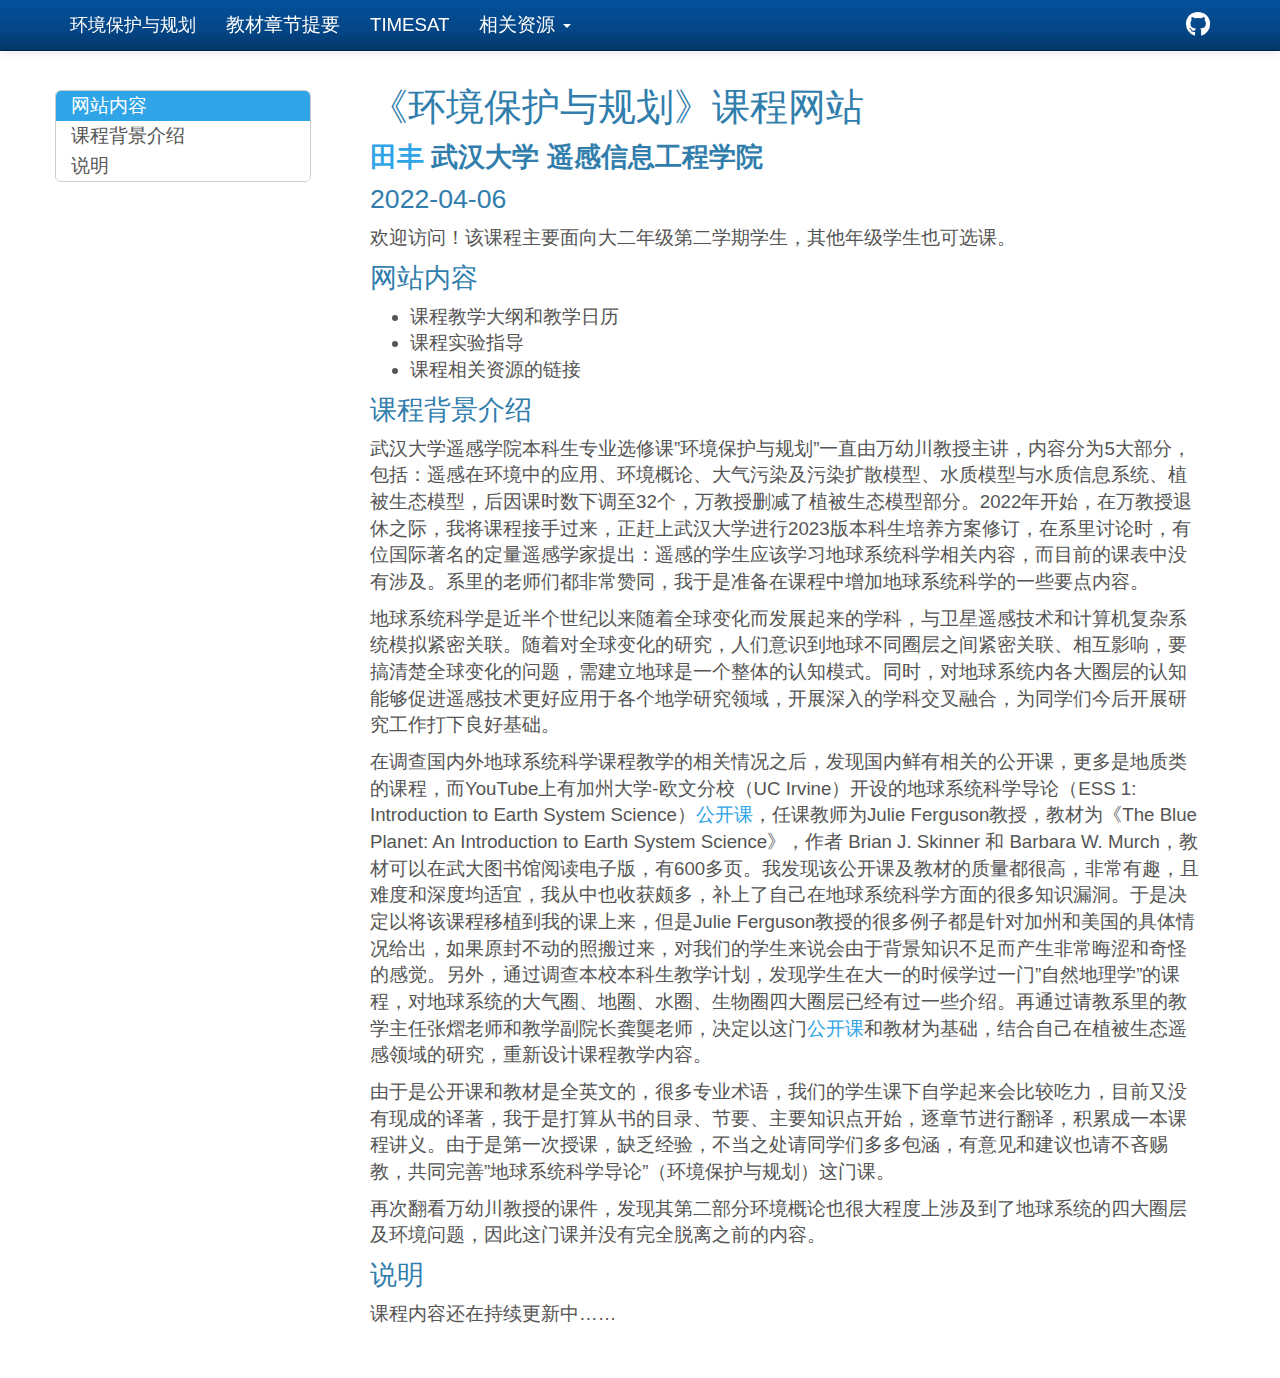
<file: docs/index.html>
<!DOCTYPE html>

<html>

<head>

<meta charset="utf-8" />
<meta name="generator" content="pandoc" />
<meta http-equiv="X-UA-Compatible" content="IE=EDGE" />


<meta name="author" content="田丰 武汉大学 遥感信息工程学院" />

<meta name="date" content="2022-04-06" />

<title>《环境保护与规划》课程网站</title>

<script src="site_libs/header-attrs-2.13/header-attrs.js"></script>
<script src="site_libs/jquery-3.6.0/jquery-3.6.0.min.js"></script>
<meta name="viewport" content="width=device-width, initial-scale=1" />
<link href="site_libs/bootstrap-3.3.5/css/cerulean.min.css" rel="stylesheet" />
<script src="site_libs/bootstrap-3.3.5/js/bootstrap.min.js"></script>
<script src="site_libs/bootstrap-3.3.5/shim/html5shiv.min.js"></script>
<script src="site_libs/bootstrap-3.3.5/shim/respond.min.js"></script>
<style>h1 {font-size: 34px;}
       h1.title {font-size: 38px;}
       h2 {font-size: 30px;}
       h3 {font-size: 24px;}
       h4 {font-size: 18px;}
       h5 {font-size: 16px;}
       h6 {font-size: 12px;}
       code {color: inherit; background-color: rgba(0, 0, 0, 0.04);}
       pre:not([class]) { background-color: white }</style>
<script src="site_libs/jqueryui-1.11.4/jquery-ui.min.js"></script>
<link href="site_libs/tocify-1.9.1/jquery.tocify.css" rel="stylesheet" />
<script src="site_libs/tocify-1.9.1/jquery.tocify.js"></script>
<script src="site_libs/navigation-1.1/tabsets.js"></script>
<link href="site_libs/font-awesome-5.1.0/css/all.css" rel="stylesheet" />
<link href="site_libs/font-awesome-5.1.0/css/v4-shims.css" rel="stylesheet" />

<style type="text/css">
  code{white-space: pre-wrap;}
  span.smallcaps{font-variant: small-caps;}
  span.underline{text-decoration: underline;}
  div.column{display: inline-block; vertical-align: top; width: 50%;}
  div.hanging-indent{margin-left: 1.5em; text-indent: -1.5em;}
  ul.task-list{list-style: none;}
    </style>







<link rel="stylesheet" href="style.css" type="text/css" />



<style type = "text/css">
.main-container {
  max-width: 940px;
  margin-left: auto;
  margin-right: auto;
}
img {
  max-width:100%;
}
.tabbed-pane {
  padding-top: 12px;
}
.html-widget {
  margin-bottom: 20px;
}
button.code-folding-btn:focus {
  outline: none;
}
summary {
  display: list-item;
}
details > summary > p:only-child {
  display: inline;
}
pre code {
  padding: 0;
}
</style>


<style type="text/css">
.dropdown-submenu {
  position: relative;
}
.dropdown-submenu>.dropdown-menu {
  top: 0;
  left: 100%;
  margin-top: -6px;
  margin-left: -1px;
  border-radius: 0 6px 6px 6px;
}
.dropdown-submenu:hover>.dropdown-menu {
  display: block;
}
.dropdown-submenu>a:after {
  display: block;
  content: " ";
  float: right;
  width: 0;
  height: 0;
  border-color: transparent;
  border-style: solid;
  border-width: 5px 0 5px 5px;
  border-left-color: #cccccc;
  margin-top: 5px;
  margin-right: -10px;
}
.dropdown-submenu:hover>a:after {
  border-left-color: #adb5bd;
}
.dropdown-submenu.pull-left {
  float: none;
}
.dropdown-submenu.pull-left>.dropdown-menu {
  left: -100%;
  margin-left: 10px;
  border-radius: 6px 0 6px 6px;
}
</style>

<script type="text/javascript">
// manage active state of menu based on current page
$(document).ready(function () {
  // active menu anchor
  href = window.location.pathname
  href = href.substr(href.lastIndexOf('/') + 1)
  if (href === "")
    href = "index.html";
  var menuAnchor = $('a[href="' + href + '"]');

  // mark it active
  menuAnchor.tab('show');

  // if it's got a parent navbar menu mark it active as well
  menuAnchor.closest('li.dropdown').addClass('active');

  // Navbar adjustments
  var navHeight = $(".navbar").first().height() + 15;
  var style = document.createElement('style');
  var pt = "padding-top: " + navHeight + "px; ";
  var mt = "margin-top: -" + navHeight + "px; ";
  var css = "";
  // offset scroll position for anchor links (for fixed navbar)
  for (var i = 1; i <= 6; i++) {
    css += ".section h" + i + "{ " + pt + mt + "}\n";
  }
  style.innerHTML = "body {" + pt + "padding-bottom: 40px; }\n" + css;
  document.head.appendChild(style);
});
</script>

<!-- tabsets -->

<style type="text/css">
.tabset-dropdown > .nav-tabs {
  display: inline-table;
  max-height: 500px;
  min-height: 44px;
  overflow-y: auto;
  border: 1px solid #ddd;
  border-radius: 4px;
}

.tabset-dropdown > .nav-tabs > li.active:before {
  content: "";
  font-family: 'Glyphicons Halflings';
  display: inline-block;
  padding: 10px;
  border-right: 1px solid #ddd;
}

.tabset-dropdown > .nav-tabs.nav-tabs-open > li.active:before {
  content: "&#xe258;";
  border: none;
}

.tabset-dropdown > .nav-tabs.nav-tabs-open:before {
  content: "";
  font-family: 'Glyphicons Halflings';
  display: inline-block;
  padding: 10px;
  border-right: 1px solid #ddd;
}

.tabset-dropdown > .nav-tabs > li.active {
  display: block;
}

.tabset-dropdown > .nav-tabs > li > a,
.tabset-dropdown > .nav-tabs > li > a:focus,
.tabset-dropdown > .nav-tabs > li > a:hover {
  border: none;
  display: inline-block;
  border-radius: 4px;
  background-color: transparent;
}

.tabset-dropdown > .nav-tabs.nav-tabs-open > li {
  display: block;
  float: none;
}

.tabset-dropdown > .nav-tabs > li {
  display: none;
}
</style>

<!-- code folding -->



<style type="text/css">

#TOC {
  margin: 25px 0px 20px 0px;
}
@media (max-width: 768px) {
#TOC {
  position: relative;
  width: 100%;
}
}

@media print {
.toc-content {
  /* see https://github.com/w3c/csswg-drafts/issues/4434 */
  float: right;
}
}

.toc-content {
  padding-left: 30px;
  padding-right: 40px;
}

div.main-container {
  max-width: 1200px;
}

div.tocify {
  width: 20%;
  max-width: 260px;
  max-height: 85%;
}

@media (min-width: 768px) and (max-width: 991px) {
  div.tocify {
    width: 25%;
  }
}

@media (max-width: 767px) {
  div.tocify {
    width: 100%;
    max-width: none;
  }
}

.tocify ul, .tocify li {
  line-height: 20px;
}

.tocify-subheader .tocify-item {
  font-size: 0.90em;
}

.tocify .list-group-item {
  border-radius: 0px;
}

.tocify-subheader {
  display: inline;
}
.tocify-subheader .tocify-item {
  font-size: 0.95em;
}

</style>



</head>

<body>


<div class="container-fluid main-container">


<!-- setup 3col/9col grid for toc_float and main content  -->
<div class="row">
<div class="col-xs-12 col-sm-4 col-md-3">
<div id="TOC" class="tocify">
</div>
</div>

<div class="toc-content col-xs-12 col-sm-8 col-md-9">




<div class="navbar navbar-inverse  navbar-fixed-top" role="navigation">
  <div class="container">
    <div class="navbar-header">
      <button type="button" class="navbar-toggle collapsed" data-toggle="collapse" data-bs-toggle="collapse" data-target="#navbar" data-bs-target="#navbar">
        <span class="icon-bar"></span>
        <span class="icon-bar"></span>
        <span class="icon-bar"></span>
      </button>
      <a class="navbar-brand" href="index.html">环境保护与规划</a>
    </div>
    <div id="navbar" class="navbar-collapse collapse">
      <ul class="nav navbar-nav">
        <li>
  <a href="./book.html">教材章节提要</a>
</li>
<li>
  <a href="./timesat.html">TIMESAT</a>
</li>
<li class="dropdown">
  <a href="#" class="dropdown-toggle" data-toggle="dropdown" role="button" data-bs-toggle="dropdown" aria-expanded="false">
    相关资源
     
    <span class="caret"></span>
  </a>
  <ul class="dropdown-menu" role="menu">
    <li>
      <a href="./qgis.html">QGIS</a>
    </li>
    <li>
      <a href="./websites.html">网络资源</a>
    </li>
  </ul>
</li>
      </ul>
      <ul class="nav navbar-nav navbar-right">
        <li>
  <a href="https://github.com/fengtian2020/ess_course">
    <span class="fa fa-github fa-lg"></span>
     
  </a>
</li>
      </ul>
    </div><!--/.nav-collapse -->
  </div><!--/.container -->
</div><!--/.navbar -->

<div id="header">



<h1 class="title toc-ignore">《环境保护与规划》课程网站</h1>
<h4 class="author"><strong><a
href="http://jszy.whu.edu.cn/tian_feng/">田丰</a> 武汉大学
遥感信息工程学院</strong></h4>
<h4 class="date">2022-04-06</h4>

</div>


<p>欢迎访问！该课程主要面向大二年级第二学期学生，其他年级学生也可选课。</p>
<div id="网站内容" class="section level1">
<h1>网站内容</h1>
<ul>
<li>课程教学大纲和教学日历</li>
<li>课程实验指导</li>
<li>课程相关资源的链接</li>
</ul>
</div>
<div id="课程背景介绍" class="section level1">
<h1>课程背景介绍</h1>
<p>武汉大学遥感学院本科生专业选修课”环境保护与规划”一直由万幼川教授主讲，内容分为5大部分，包括：遥感在环境中的应用、环境概论、大气污染及污染扩散模型、水质模型与水质信息系统、植被生态模型，后因课时数下调至32个，万教授删减了植被生态模型部分。2022年开始，在万教授退休之际，我将课程接手过来，正赶上武汉大学进行2023版本科生培养方案修订，在系里讨论时，有位国际著名的定量遥感学家提出：遥感的学生应该学习地球系统科学相关内容，而目前的课表中没有涉及。系里的老师们都非常赞同，我于是准备在课程中增加地球系统科学的一些要点内容。</p>
<p>地球系统科学是近半个世纪以来随着全球变化而发展起来的学科，与卫星遥感技术和计算机复杂系统模拟紧密关联。随着对全球变化的研究，人们意识到地球不同圈层之间紧密关联、相互影响，要搞清楚全球变化的问题，需建立地球是一个整体的认知模式。同时，对地球系统内各大圈层的认知能够促进遥感技术更好应用于各个地学研究领域，开展深入的学科交叉融合，为同学们今后开展研究工作打下良好基础。</p>
<p>在调查国内外地球系统科学课程教学的相关情况之后，发现国内鲜有相关的公开课，更多是地质类的课程，而YouTube上有加州大学-欧文分校（UC
Irvine）开设的地球系统科学导论（ESS 1: Introduction to Earth System
Science）<a
href="http://www.infocobuild.com/education/audio-video-courses/earth-environment/ESS1-Fall2013-UCI/lecture-01.html">公开课</a>，任课教师为Julie
Ferguson教授，教材为《The Blue Planet: An Introduction to Earth System
Science》，作者 Brian J. Skinner 和 Barbara W.
Murch，教材可以在武大图书馆阅读电子版，有600多页。我发现该公开课及教材的质量都很高，非常有趣，且难度和深度均适宜，我从中也收获颇多，补上了自己在地球系统科学方面的很多知识漏洞。于是决定以将该课程移植到我的课上来，但是Julie
Ferguson教授的很多例子都是针对加州和美国的具体情况给出，如果原封不动的照搬过来，对我们的学生来说会由于背景知识不足而产生非常晦涩和奇怪的感觉。另外，通过调查本校本科生教学计划，发现学生在大一的时候学过一门”自然地理学”的课程，对地球系统的大气圈、地圈、水圈、生物圈四大圈层已经有过一些介绍。再通过请教系里的教学主任张熠老师和教学副院长龚龑老师，决定以这门<a
href="http://www.infocobuild.com/education/audio-video-courses/earth-environment/ESS1-Fall2013-UCI/lecture-01.html">公开课</a>和教材为基础，结合自己在植被生态遥感领域的研究，重新设计课程教学内容。</p>
<p>由于是公开课和教材是全英文的，很多专业术语，我们的学生课下自学起来会比较吃力，目前又没有现成的译著，我于是打算从书的目录、节要、主要知识点开始，逐章节进行翻译，积累成一本课程讲义。由于是第一次授课，缺乏经验，不当之处请同学们多多包涵，有意见和建议也请不吝赐教，共同完善”地球系统科学导论”（环境保护与规划）这门课。</p>
<p>再次翻看万幼川教授的课件，发现其第二部分环境概论也很大程度上涉及到了地球系统的四大圈层及环境问题，因此这门课并没有完全脱离之前的内容。</p>
</div>
<div id="说明" class="section level1">
<h1>说明</h1>
<p>课程内容还在持续更新中……</p>
</div>



</div>
</div>

</div>

<script>

// add bootstrap table styles to pandoc tables
function bootstrapStylePandocTables() {
  $('tr.odd').parent('tbody').parent('table').addClass('table table-condensed');
}
$(document).ready(function () {
  bootstrapStylePandocTables();
});


</script>

<!-- tabsets -->

<script>
$(document).ready(function () {
  window.buildTabsets("TOC");
});

$(document).ready(function () {
  $('.tabset-dropdown > .nav-tabs > li').click(function () {
    $(this).parent().toggleClass('nav-tabs-open');
  });
});
</script>

<!-- code folding -->

<script>
$(document).ready(function ()  {

    // temporarily add toc-ignore selector to headers for the consistency with Pandoc
    $('.unlisted.unnumbered').addClass('toc-ignore')

    // move toc-ignore selectors from section div to header
    $('div.section.toc-ignore')
        .removeClass('toc-ignore')
        .children('h1,h2,h3,h4,h5').addClass('toc-ignore');

    // establish options
    var options = {
      selectors: "h1,h2",
      theme: "bootstrap3",
      context: '.toc-content',
      hashGenerator: function (text) {
        return text.replace(/[.\\/?&!#<>]/g, '').replace(/\s/g, '_');
      },
      ignoreSelector: ".toc-ignore",
      scrollTo: 0
    };
    options.showAndHide = false;
    options.smoothScroll = true;

    // tocify
    var toc = $("#TOC").tocify(options).data("toc-tocify");
});
</script>

<!-- dynamically load mathjax for compatibility with self-contained -->
<script>
  (function () {
    var script = document.createElement("script");
    script.type = "text/javascript";
    script.src  = "https://mathjax.rstudio.com/latest/MathJax.js?config=TeX-AMS-MML_HTMLorMML";
    document.getElementsByTagName("head")[0].appendChild(script);
  })();
</script>

</body>
</html>
</file>
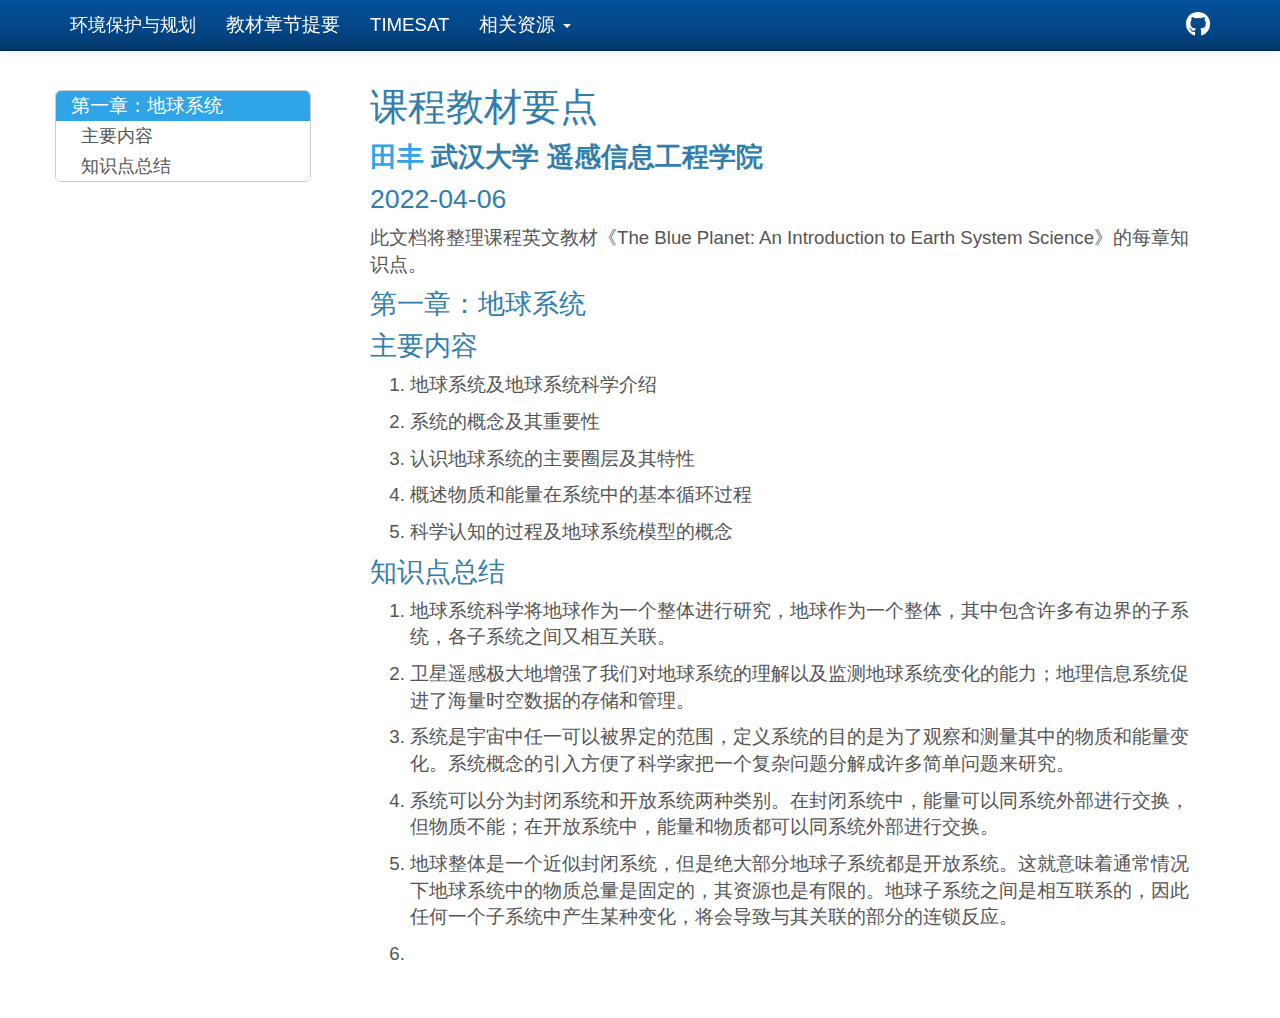
<file: docs/book.html>
<!DOCTYPE html>

<html>

<head>

<meta charset="utf-8" />
<meta name="generator" content="pandoc" />
<meta http-equiv="X-UA-Compatible" content="IE=EDGE" />


<meta name="author" content="田丰 武汉大学 遥感信息工程学院" />

<meta name="date" content="2022-04-06" />

<title>课程教材要点</title>

<script src="site_libs/header-attrs-2.13/header-attrs.js"></script>
<script src="site_libs/jquery-3.6.0/jquery-3.6.0.min.js"></script>
<meta name="viewport" content="width=device-width, initial-scale=1" />
<link href="site_libs/bootstrap-3.3.5/css/cerulean.min.css" rel="stylesheet" />
<script src="site_libs/bootstrap-3.3.5/js/bootstrap.min.js"></script>
<script src="site_libs/bootstrap-3.3.5/shim/html5shiv.min.js"></script>
<script src="site_libs/bootstrap-3.3.5/shim/respond.min.js"></script>
<style>h1 {font-size: 34px;}
       h1.title {font-size: 38px;}
       h2 {font-size: 30px;}
       h3 {font-size: 24px;}
       h4 {font-size: 18px;}
       h5 {font-size: 16px;}
       h6 {font-size: 12px;}
       code {color: inherit; background-color: rgba(0, 0, 0, 0.04);}
       pre:not([class]) { background-color: white }</style>
<script src="site_libs/jqueryui-1.11.4/jquery-ui.min.js"></script>
<link href="site_libs/tocify-1.9.1/jquery.tocify.css" rel="stylesheet" />
<script src="site_libs/tocify-1.9.1/jquery.tocify.js"></script>
<script src="site_libs/navigation-1.1/tabsets.js"></script>
<link href="site_libs/font-awesome-5.1.0/css/all.css" rel="stylesheet" />
<link href="site_libs/font-awesome-5.1.0/css/v4-shims.css" rel="stylesheet" />

<style type="text/css">
  code{white-space: pre-wrap;}
  span.smallcaps{font-variant: small-caps;}
  span.underline{text-decoration: underline;}
  div.column{display: inline-block; vertical-align: top; width: 50%;}
  div.hanging-indent{margin-left: 1.5em; text-indent: -1.5em;}
  ul.task-list{list-style: none;}
    </style>







<link rel="stylesheet" href="style.css" type="text/css" />



<style type = "text/css">
.main-container {
  max-width: 940px;
  margin-left: auto;
  margin-right: auto;
}
img {
  max-width:100%;
}
.tabbed-pane {
  padding-top: 12px;
}
.html-widget {
  margin-bottom: 20px;
}
button.code-folding-btn:focus {
  outline: none;
}
summary {
  display: list-item;
}
details > summary > p:only-child {
  display: inline;
}
pre code {
  padding: 0;
}
</style>


<style type="text/css">
.dropdown-submenu {
  position: relative;
}
.dropdown-submenu>.dropdown-menu {
  top: 0;
  left: 100%;
  margin-top: -6px;
  margin-left: -1px;
  border-radius: 0 6px 6px 6px;
}
.dropdown-submenu:hover>.dropdown-menu {
  display: block;
}
.dropdown-submenu>a:after {
  display: block;
  content: " ";
  float: right;
  width: 0;
  height: 0;
  border-color: transparent;
  border-style: solid;
  border-width: 5px 0 5px 5px;
  border-left-color: #cccccc;
  margin-top: 5px;
  margin-right: -10px;
}
.dropdown-submenu:hover>a:after {
  border-left-color: #adb5bd;
}
.dropdown-submenu.pull-left {
  float: none;
}
.dropdown-submenu.pull-left>.dropdown-menu {
  left: -100%;
  margin-left: 10px;
  border-radius: 6px 0 6px 6px;
}
</style>

<script type="text/javascript">
// manage active state of menu based on current page
$(document).ready(function () {
  // active menu anchor
  href = window.location.pathname
  href = href.substr(href.lastIndexOf('/') + 1)
  if (href === "")
    href = "index.html";
  var menuAnchor = $('a[href="' + href + '"]');

  // mark it active
  menuAnchor.tab('show');

  // if it's got a parent navbar menu mark it active as well
  menuAnchor.closest('li.dropdown').addClass('active');

  // Navbar adjustments
  var navHeight = $(".navbar").first().height() + 15;
  var style = document.createElement('style');
  var pt = "padding-top: " + navHeight + "px; ";
  var mt = "margin-top: -" + navHeight + "px; ";
  var css = "";
  // offset scroll position for anchor links (for fixed navbar)
  for (var i = 1; i <= 6; i++) {
    css += ".section h" + i + "{ " + pt + mt + "}\n";
  }
  style.innerHTML = "body {" + pt + "padding-bottom: 40px; }\n" + css;
  document.head.appendChild(style);
});
</script>

<!-- tabsets -->

<style type="text/css">
.tabset-dropdown > .nav-tabs {
  display: inline-table;
  max-height: 500px;
  min-height: 44px;
  overflow-y: auto;
  border: 1px solid #ddd;
  border-radius: 4px;
}

.tabset-dropdown > .nav-tabs > li.active:before {
  content: "";
  font-family: 'Glyphicons Halflings';
  display: inline-block;
  padding: 10px;
  border-right: 1px solid #ddd;
}

.tabset-dropdown > .nav-tabs.nav-tabs-open > li.active:before {
  content: "&#xe258;";
  border: none;
}

.tabset-dropdown > .nav-tabs.nav-tabs-open:before {
  content: "";
  font-family: 'Glyphicons Halflings';
  display: inline-block;
  padding: 10px;
  border-right: 1px solid #ddd;
}

.tabset-dropdown > .nav-tabs > li.active {
  display: block;
}

.tabset-dropdown > .nav-tabs > li > a,
.tabset-dropdown > .nav-tabs > li > a:focus,
.tabset-dropdown > .nav-tabs > li > a:hover {
  border: none;
  display: inline-block;
  border-radius: 4px;
  background-color: transparent;
}

.tabset-dropdown > .nav-tabs.nav-tabs-open > li {
  display: block;
  float: none;
}

.tabset-dropdown > .nav-tabs > li {
  display: none;
}
</style>

<!-- code folding -->



<style type="text/css">

#TOC {
  margin: 25px 0px 20px 0px;
}
@media (max-width: 768px) {
#TOC {
  position: relative;
  width: 100%;
}
}

@media print {
.toc-content {
  /* see https://github.com/w3c/csswg-drafts/issues/4434 */
  float: right;
}
}

.toc-content {
  padding-left: 30px;
  padding-right: 40px;
}

div.main-container {
  max-width: 1200px;
}

div.tocify {
  width: 20%;
  max-width: 260px;
  max-height: 85%;
}

@media (min-width: 768px) and (max-width: 991px) {
  div.tocify {
    width: 25%;
  }
}

@media (max-width: 767px) {
  div.tocify {
    width: 100%;
    max-width: none;
  }
}

.tocify ul, .tocify li {
  line-height: 20px;
}

.tocify-subheader .tocify-item {
  font-size: 0.90em;
}

.tocify .list-group-item {
  border-radius: 0px;
}

.tocify-subheader {
  display: inline;
}
.tocify-subheader .tocify-item {
  font-size: 0.95em;
}

</style>



</head>

<body>


<div class="container-fluid main-container">


<!-- setup 3col/9col grid for toc_float and main content  -->
<div class="row">
<div class="col-xs-12 col-sm-4 col-md-3">
<div id="TOC" class="tocify">
</div>
</div>

<div class="toc-content col-xs-12 col-sm-8 col-md-9">




<div class="navbar navbar-inverse  navbar-fixed-top" role="navigation">
  <div class="container">
    <div class="navbar-header">
      <button type="button" class="navbar-toggle collapsed" data-toggle="collapse" data-bs-toggle="collapse" data-target="#navbar" data-bs-target="#navbar">
        <span class="icon-bar"></span>
        <span class="icon-bar"></span>
        <span class="icon-bar"></span>
      </button>
      <a class="navbar-brand" href="index.html">环境保护与规划</a>
    </div>
    <div id="navbar" class="navbar-collapse collapse">
      <ul class="nav navbar-nav">
        <li>
  <a href="./book.html">教材章节提要</a>
</li>
<li>
  <a href="./timesat.html">TIMESAT</a>
</li>
<li class="dropdown">
  <a href="#" class="dropdown-toggle" data-toggle="dropdown" role="button" data-bs-toggle="dropdown" aria-expanded="false">
    相关资源
     
    <span class="caret"></span>
  </a>
  <ul class="dropdown-menu" role="menu">
    <li>
      <a href="./qgis.html">QGIS</a>
    </li>
    <li>
      <a href="./websites.html">网络资源</a>
    </li>
  </ul>
</li>
      </ul>
      <ul class="nav navbar-nav navbar-right">
        <li>
  <a href="https://github.com/fengtian2020/ess_course">
    <span class="fa fa-github fa-lg"></span>
     
  </a>
</li>
      </ul>
    </div><!--/.nav-collapse -->
  </div><!--/.container -->
</div><!--/.navbar -->

<div id="header">



<h1 class="title toc-ignore">课程教材要点</h1>
<h4 class="author"><strong><a
href="http://jszy.whu.edu.cn/tian_feng/">田丰</a> 武汉大学
遥感信息工程学院</strong></h4>
<h4 class="date">2022-04-06</h4>

</div>


<p>此文档将整理课程英文教材《The Blue Planet: An Introduction to Earth
System Science》的每章知识点。</p>
<div id="第一章地球系统" class="section level1">
<h1>第一章：地球系统</h1>
<div id="主要内容" class="section level2">
<h2>主要内容</h2>
<ol style="list-style-type: decimal">
<li><p>地球系统及地球系统科学介绍</p></li>
<li><p>系统的概念及其重要性</p></li>
<li><p>认识地球系统的主要圈层及其特性</p></li>
<li><p>概述物质和能量在系统中的基本循环过程</p></li>
<li><p>科学认知的过程及地球系统模型的概念</p></li>
</ol>
</div>
<div id="知识点总结" class="section level2">
<h2>知识点总结</h2>
<ol style="list-style-type: decimal">
<li><p>地球系统科学将地球作为一个整体进行研究，地球作为一个整体，其中包含许多有边界的子系统，各子系统之间又相互关联。</p></li>
<li><p>卫星遥感极大地增强了我们对地球系统的理解以及监测地球系统变化的能力；地理信息系统促进了海量时空数据的存储和管理。</p></li>
<li><p>系统是宇宙中任一可以被界定的范围，定义系统的目的是为了观察和测量其中的物质和能量变化。系统概念的引入方便了科学家把一个复杂问题分解成许多简单问题来研究。</p></li>
<li><p>系统可以分为封闭系统和开放系统两种类别。在封闭系统中，能量可以同系统外部进行交换，但物质不能；在开放系统中，能量和物质都可以同系统外部进行交换。</p></li>
<li><p>地球整体是一个近似封闭系统，但是绝大部分地球子系统都是开放系统。这就意味着通常情况下地球系统中的物质总量是固定的，其资源也是有限的。地球子系统之间是相互联系的，因此任何一个子系统中产生某种变化，将会导致与其关联的部分的连锁反应。</p></li>
<li></li>
</ol>
</div>
</div>



</div>
</div>

</div>

<script>

// add bootstrap table styles to pandoc tables
function bootstrapStylePandocTables() {
  $('tr.odd').parent('tbody').parent('table').addClass('table table-condensed');
}
$(document).ready(function () {
  bootstrapStylePandocTables();
});


</script>

<!-- tabsets -->

<script>
$(document).ready(function () {
  window.buildTabsets("TOC");
});

$(document).ready(function () {
  $('.tabset-dropdown > .nav-tabs > li').click(function () {
    $(this).parent().toggleClass('nav-tabs-open');
  });
});
</script>

<!-- code folding -->

<script>
$(document).ready(function ()  {

    // temporarily add toc-ignore selector to headers for the consistency with Pandoc
    $('.unlisted.unnumbered').addClass('toc-ignore')

    // move toc-ignore selectors from section div to header
    $('div.section.toc-ignore')
        .removeClass('toc-ignore')
        .children('h1,h2,h3,h4,h5').addClass('toc-ignore');

    // establish options
    var options = {
      selectors: "h1,h2",
      theme: "bootstrap3",
      context: '.toc-content',
      hashGenerator: function (text) {
        return text.replace(/[.\\/?&!#<>]/g, '').replace(/\s/g, '_');
      },
      ignoreSelector: ".toc-ignore",
      scrollTo: 0
    };
    options.showAndHide = false;
    options.smoothScroll = true;

    // tocify
    var toc = $("#TOC").tocify(options).data("toc-tocify");
});
</script>

<!-- dynamically load mathjax for compatibility with self-contained -->
<script>
  (function () {
    var script = document.createElement("script");
    script.type = "text/javascript";
    script.src  = "https://mathjax.rstudio.com/latest/MathJax.js?config=TeX-AMS-MML_HTMLorMML";
    document.getElementsByTagName("head")[0].appendChild(script);
  })();
</script>

</body>
</html>
</file>
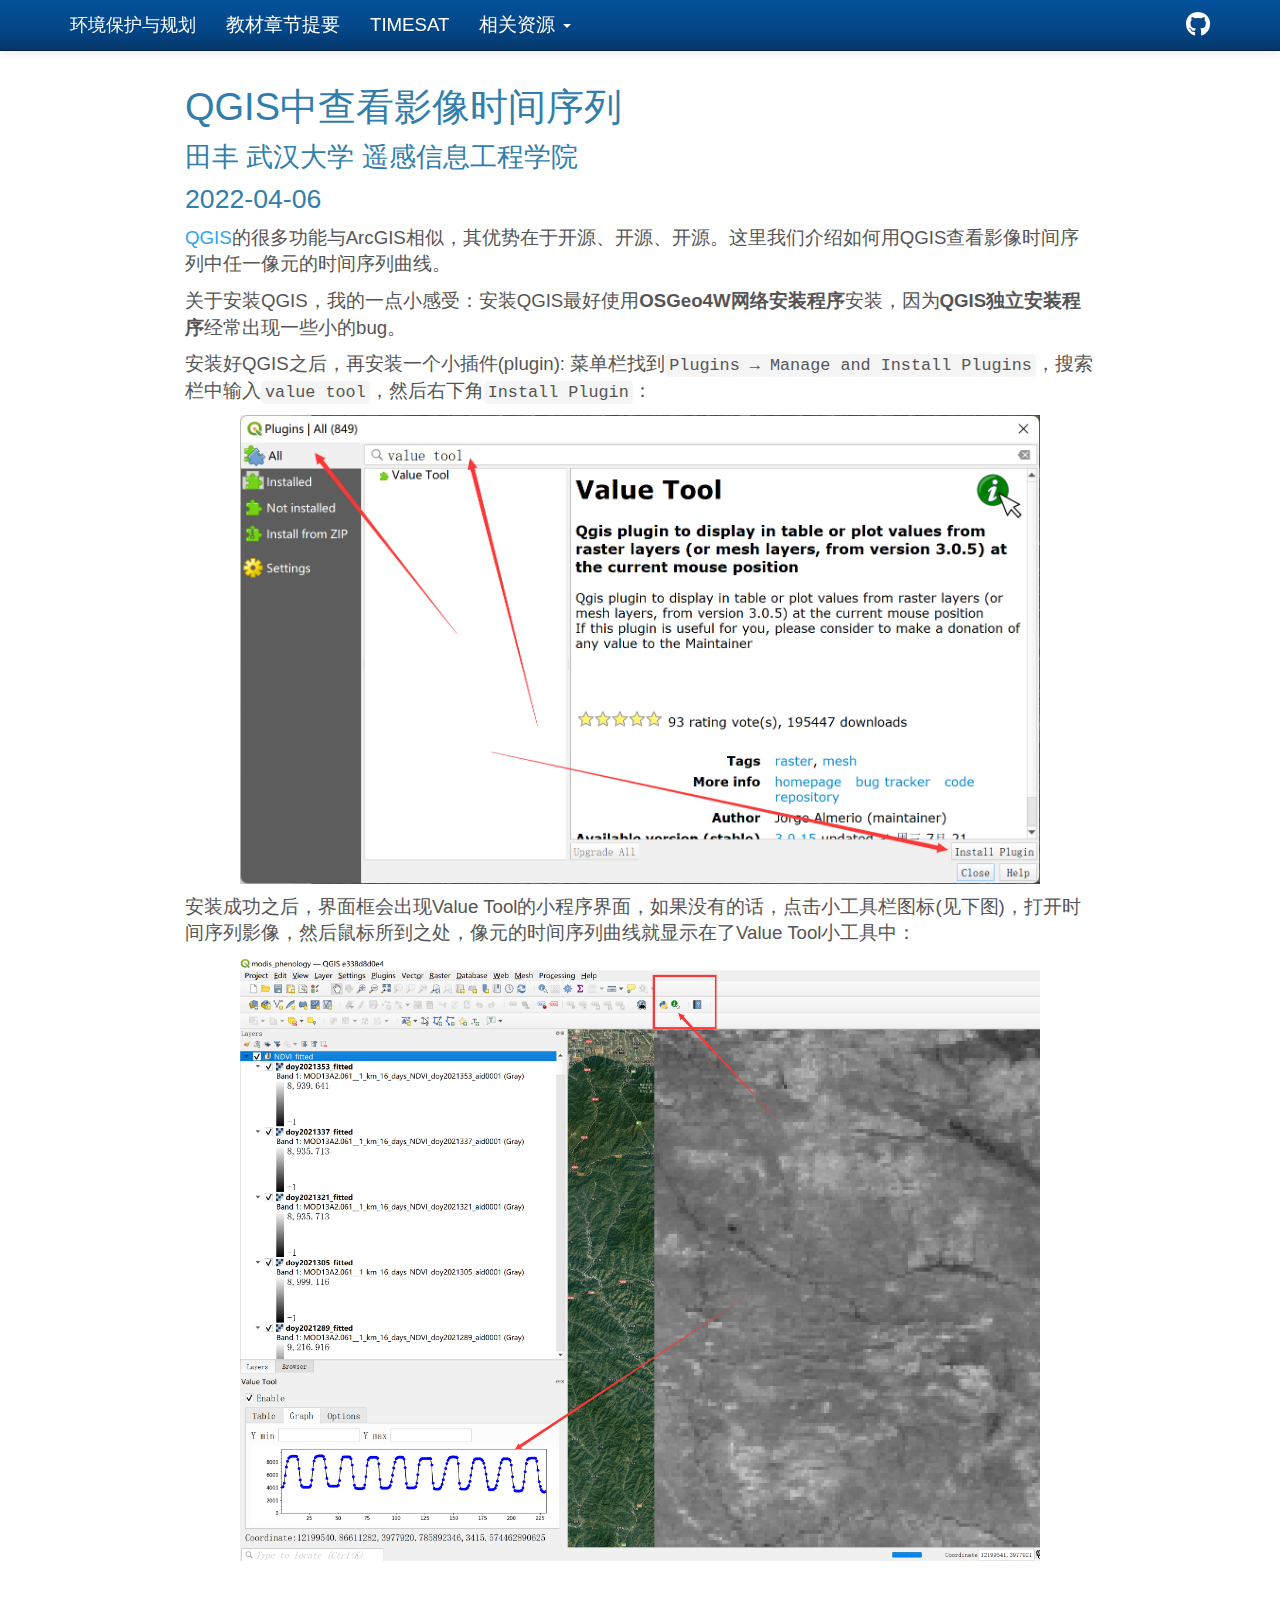
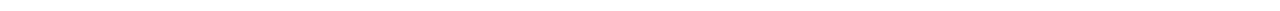
<file: docs/qgis.html>
<!DOCTYPE html>

<html>

<head>

<meta charset="utf-8" />
<meta name="generator" content="pandoc" />
<meta http-equiv="X-UA-Compatible" content="IE=EDGE" />


<meta name="author" content="田丰 武汉大学 遥感信息工程学院" />

<meta name="date" content="2022-04-06" />

<title>QGIS中查看影像时间序列</title>

<script src="site_libs/header-attrs-2.13/header-attrs.js"></script>
<script src="site_libs/jquery-3.6.0/jquery-3.6.0.min.js"></script>
<meta name="viewport" content="width=device-width, initial-scale=1" />
<link href="site_libs/bootstrap-3.3.5/css/cerulean.min.css" rel="stylesheet" />
<script src="site_libs/bootstrap-3.3.5/js/bootstrap.min.js"></script>
<script src="site_libs/bootstrap-3.3.5/shim/html5shiv.min.js"></script>
<script src="site_libs/bootstrap-3.3.5/shim/respond.min.js"></script>
<style>h1 {font-size: 34px;}
       h1.title {font-size: 38px;}
       h2 {font-size: 30px;}
       h3 {font-size: 24px;}
       h4 {font-size: 18px;}
       h5 {font-size: 16px;}
       h6 {font-size: 12px;}
       code {color: inherit; background-color: rgba(0, 0, 0, 0.04);}
       pre:not([class]) { background-color: white }</style>
<script src="site_libs/navigation-1.1/tabsets.js"></script>
<link href="site_libs/font-awesome-5.1.0/css/all.css" rel="stylesheet" />
<link href="site_libs/font-awesome-5.1.0/css/v4-shims.css" rel="stylesheet" />

<style type="text/css">
  code{white-space: pre-wrap;}
  span.smallcaps{font-variant: small-caps;}
  span.underline{text-decoration: underline;}
  div.column{display: inline-block; vertical-align: top; width: 50%;}
  div.hanging-indent{margin-left: 1.5em; text-indent: -1.5em;}
  ul.task-list{list-style: none;}
    </style>







<link rel="stylesheet" href="style.css" type="text/css" />



<style type = "text/css">
.main-container {
  max-width: 940px;
  margin-left: auto;
  margin-right: auto;
}
img {
  max-width:100%;
}
.tabbed-pane {
  padding-top: 12px;
}
.html-widget {
  margin-bottom: 20px;
}
button.code-folding-btn:focus {
  outline: none;
}
summary {
  display: list-item;
}
details > summary > p:only-child {
  display: inline;
}
pre code {
  padding: 0;
}
</style>


<style type="text/css">
.dropdown-submenu {
  position: relative;
}
.dropdown-submenu>.dropdown-menu {
  top: 0;
  left: 100%;
  margin-top: -6px;
  margin-left: -1px;
  border-radius: 0 6px 6px 6px;
}
.dropdown-submenu:hover>.dropdown-menu {
  display: block;
}
.dropdown-submenu>a:after {
  display: block;
  content: " ";
  float: right;
  width: 0;
  height: 0;
  border-color: transparent;
  border-style: solid;
  border-width: 5px 0 5px 5px;
  border-left-color: #cccccc;
  margin-top: 5px;
  margin-right: -10px;
}
.dropdown-submenu:hover>a:after {
  border-left-color: #adb5bd;
}
.dropdown-submenu.pull-left {
  float: none;
}
.dropdown-submenu.pull-left>.dropdown-menu {
  left: -100%;
  margin-left: 10px;
  border-radius: 6px 0 6px 6px;
}
</style>

<script type="text/javascript">
// manage active state of menu based on current page
$(document).ready(function () {
  // active menu anchor
  href = window.location.pathname
  href = href.substr(href.lastIndexOf('/') + 1)
  if (href === "")
    href = "index.html";
  var menuAnchor = $('a[href="' + href + '"]');

  // mark it active
  menuAnchor.tab('show');

  // if it's got a parent navbar menu mark it active as well
  menuAnchor.closest('li.dropdown').addClass('active');

  // Navbar adjustments
  var navHeight = $(".navbar").first().height() + 15;
  var style = document.createElement('style');
  var pt = "padding-top: " + navHeight + "px; ";
  var mt = "margin-top: -" + navHeight + "px; ";
  var css = "";
  // offset scroll position for anchor links (for fixed navbar)
  for (var i = 1; i <= 6; i++) {
    css += ".section h" + i + "{ " + pt + mt + "}\n";
  }
  style.innerHTML = "body {" + pt + "padding-bottom: 40px; }\n" + css;
  document.head.appendChild(style);
});
</script>

<!-- tabsets -->

<style type="text/css">
.tabset-dropdown > .nav-tabs {
  display: inline-table;
  max-height: 500px;
  min-height: 44px;
  overflow-y: auto;
  border: 1px solid #ddd;
  border-radius: 4px;
}

.tabset-dropdown > .nav-tabs > li.active:before {
  content: "";
  font-family: 'Glyphicons Halflings';
  display: inline-block;
  padding: 10px;
  border-right: 1px solid #ddd;
}

.tabset-dropdown > .nav-tabs.nav-tabs-open > li.active:before {
  content: "&#xe258;";
  border: none;
}

.tabset-dropdown > .nav-tabs.nav-tabs-open:before {
  content: "";
  font-family: 'Glyphicons Halflings';
  display: inline-block;
  padding: 10px;
  border-right: 1px solid #ddd;
}

.tabset-dropdown > .nav-tabs > li.active {
  display: block;
}

.tabset-dropdown > .nav-tabs > li > a,
.tabset-dropdown > .nav-tabs > li > a:focus,
.tabset-dropdown > .nav-tabs > li > a:hover {
  border: none;
  display: inline-block;
  border-radius: 4px;
  background-color: transparent;
}

.tabset-dropdown > .nav-tabs.nav-tabs-open > li {
  display: block;
  float: none;
}

.tabset-dropdown > .nav-tabs > li {
  display: none;
}
</style>

<!-- code folding -->




</head>

<body>


<div class="container-fluid main-container">




<div class="navbar navbar-inverse  navbar-fixed-top" role="navigation">
  <div class="container">
    <div class="navbar-header">
      <button type="button" class="navbar-toggle collapsed" data-toggle="collapse" data-bs-toggle="collapse" data-target="#navbar" data-bs-target="#navbar">
        <span class="icon-bar"></span>
        <span class="icon-bar"></span>
        <span class="icon-bar"></span>
      </button>
      <a class="navbar-brand" href="index.html">环境保护与规划</a>
    </div>
    <div id="navbar" class="navbar-collapse collapse">
      <ul class="nav navbar-nav">
        <li>
  <a href="./book.html">教材章节提要</a>
</li>
<li>
  <a href="./timesat.html">TIMESAT</a>
</li>
<li class="dropdown">
  <a href="#" class="dropdown-toggle" data-toggle="dropdown" role="button" data-bs-toggle="dropdown" aria-expanded="false">
    相关资源
     
    <span class="caret"></span>
  </a>
  <ul class="dropdown-menu" role="menu">
    <li>
      <a href="./qgis.html">QGIS</a>
    </li>
    <li>
      <a href="./websites.html">网络资源</a>
    </li>
  </ul>
</li>
      </ul>
      <ul class="nav navbar-nav navbar-right">
        <li>
  <a href="https://github.com/fengtian2020/ess_course">
    <span class="fa fa-github fa-lg"></span>
     
  </a>
</li>
      </ul>
    </div><!--/.nav-collapse -->
  </div><!--/.container -->
</div><!--/.navbar -->

<div id="header">



<h1 class="title toc-ignore">QGIS中查看影像时间序列</h1>
<h4 class="author">田丰 武汉大学 遥感信息工程学院</h4>
<h4 class="date">2022-04-06</h4>

</div>


<p><a
href="https://www.qgis.org/zh-Hans/site/">QGIS</a>的很多功能与ArcGIS相似，其优势在于开源、开源、开源。这里我们介绍如何用QGIS查看影像时间序列中任一像元的时间序列曲线。</p>
<p>关于安装QGIS，我的一点小感受：安装QGIS最好使用<strong>OSGeo4W网络安装程序</strong>安装，因为<strong>QGIS独立安装程序</strong>经常出现一些小的bug。</p>
<p>安装好QGIS之后，再安装一个小插件(plugin):
菜单栏找到<code>Plugins → Manage and Install Plugins</code>，搜索栏中输入<code>value tool</code>，然后右下角<code>Install Plugin</code>：</p>
<center>
<p><img src="img/QGIS/valuetool.png" width="800"/></p>
</center>
<p>安装成功之后，界面框会出现Value
Tool的小程序界面，如果没有的话，点击小工具栏图标(见下图)，打开时间序列影像，然后鼠标所到之处，像元的时间序列曲线就显示在了Value
Tool小工具中：</p>
<center>
<p><img src="img/QGIS/valuetool1.png" width="800"/></p>
</center>




</div>

<script>

// add bootstrap table styles to pandoc tables
function bootstrapStylePandocTables() {
  $('tr.odd').parent('tbody').parent('table').addClass('table table-condensed');
}
$(document).ready(function () {
  bootstrapStylePandocTables();
});


</script>

<!-- tabsets -->

<script>
$(document).ready(function () {
  window.buildTabsets("TOC");
});

$(document).ready(function () {
  $('.tabset-dropdown > .nav-tabs > li').click(function () {
    $(this).parent().toggleClass('nav-tabs-open');
  });
});
</script>

<!-- code folding -->


<!-- dynamically load mathjax for compatibility with self-contained -->
<script>
  (function () {
    var script = document.createElement("script");
    script.type = "text/javascript";
    script.src  = "https://mathjax.rstudio.com/latest/MathJax.js?config=TeX-AMS-MML_HTMLorMML";
    document.getElementsByTagName("head")[0].appendChild(script);
  })();
</script>

</body>
</html>
</file>
<file: docs/style.css>
/* Whole document: */
body{
  font-family: Helvetica;
  font-size: 14pt;
}
/* Headers */
h1,h2,h3,h4,h5,h6{
  font-size: 20pt;
}
</file>
<file: docs/site_libs/font-awesome-5.1.0/css/all.css>
/*!
 * Font Awesome Free 5.1.0 by @fontawesome - https://fontawesome.com
 * License - https://fontawesome.com/license (Icons: CC BY 4.0, Fonts: SIL OFL 1.1, Code: MIT License)
 */
.fa,.fab,.fal,.far,.fas{-moz-osx-font-smoothing:grayscale;-webkit-font-smoothing:antialiased;display:inline-block;font-style:normal;font-variant:normal;text-rendering:auto;line-height:1}.fa-lg{font-size:1.33333em;line-height:.75em;vertical-align:-.0667em}.fa-xs{font-size:.75em}.fa-sm{font-size:.875em}.fa-1x{font-size:1em}.fa-2x{font-size:2em}.fa-3x{font-size:3em}.fa-4x{font-size:4em}.fa-5x{font-size:5em}.fa-6x{font-size:6em}.fa-7x{font-size:7em}.fa-8x{font-size:8em}.fa-9x{font-size:9em}.fa-10x{font-size:10em}.fa-fw{text-align:center;width:1.25em}.fa-ul{list-style-type:none;margin-left:2.5em;padding-left:0}.fa-ul>li{position:relative}.fa-li{left:-2em;position:absolute;text-align:center;width:2em;line-height:inherit}.fa-border{border:.08em solid #eee;border-radius:.1em;padding:.2em .25em .15em}.fa-pull-left{float:left}.fa-pull-right{float:right}.fa.fa-pull-left,.fab.fa-pull-left,.fal.fa-pull-left,.far.fa-pull-left,.fas.fa-pull-left{margin-right:.3em}.fa.fa-pull-right,.fab.fa-pull-right,.fal.fa-pull-right,.far.fa-pull-right,.fas.fa-pull-right{margin-left:.3em}.fa-spin{animation:a 2s infinite linear}.fa-pulse{animation:a 1s infinite steps(8)}@keyframes a{0%{transform:rotate(0deg)}to{transform:rotate(1turn)}}.fa-rotate-90{-ms-filter:"progid:DXImageTransform.Microsoft.BasicImage(rotation=1)";transform:rotate(90deg)}.fa-rotate-180{-ms-filter:"progid:DXImageTransform.Microsoft.BasicImage(rotation=2)";transform:rotate(180deg)}.fa-rotate-270{-ms-filter:"progid:DXImageTransform.Microsoft.BasicImage(rotation=3)";transform:rotate(270deg)}.fa-flip-horizontal{-ms-filter:"progid:DXImageTransform.Microsoft.BasicImage(rotation=0, mirror=1)";transform:scaleX(-1)}.fa-flip-vertical{transform:scaleY(-1)}.fa-flip-horizontal.fa-flip-vertical,.fa-flip-vertical{-ms-filter:"progid:DXImageTransform.Microsoft.BasicImage(rotation=2, mirror=1)"}.fa-flip-horizontal.fa-flip-vertical{transform:scale(-1)}:root .fa-flip-horizontal,:root .fa-flip-vertical,:root .fa-rotate-90,:root .fa-rotate-180,:root .fa-rotate-270{-webkit-filter:none;filter:none}.fa-stack{display:inline-block;height:2em;line-height:2em;position:relative;vertical-align:middle;width:2em}.fa-stack-1x,.fa-stack-2x{left:0;position:absolute;text-align:center;width:100%}.fa-stack-1x{line-height:inherit}.fa-stack-2x{font-size:2em}.fa-inverse{color:#fff}.fa-500px:before{content:"\f26e"}.fa-accessible-icon:before{content:"\f368"}.fa-accusoft:before{content:"\f369"}.fa-address-book:before{content:"\f2b9"}.fa-address-card:before{content:"\f2bb"}.fa-adjust:before{content:"\f042"}.fa-adn:before{content:"\f170"}.fa-adversal:before{content:"\f36a"}.fa-affiliatetheme:before{content:"\f36b"}.fa-algolia:before{content:"\f36c"}.fa-align-center:before{content:"\f037"}.fa-align-justify:before{content:"\f039"}.fa-align-left:before{content:"\f036"}.fa-align-right:before{content:"\f038"}.fa-allergies:before{content:"\f461"}.fa-amazon:before{content:"\f270"}.fa-amazon-pay:before{content:"\f42c"}.fa-ambulance:before{content:"\f0f9"}.fa-american-sign-language-interpreting:before{content:"\f2a3"}.fa-amilia:before{content:"\f36d"}.fa-anchor:before{content:"\f13d"}.fa-android:before{content:"\f17b"}.fa-angellist:before{content:"\f209"}.fa-angle-double-down:before{content:"\f103"}.fa-angle-double-left:before{content:"\f100"}.fa-angle-double-right:before{content:"\f101"}.fa-angle-double-up:before{content:"\f102"}.fa-angle-down:before{content:"\f107"}.fa-angle-left:before{content:"\f104"}.fa-angle-right:before{content:"\f105"}.fa-angle-up:before{content:"\f106"}.fa-angry:before{content:"\f556"}.fa-angrycreative:before{content:"\f36e"}.fa-angular:before{content:"\f420"}.fa-app-store:before{content:"\f36f"}.fa-app-store-ios:before{content:"\f370"}.fa-apper:before{content:"\f371"}.fa-apple:before{content:"\f179"}.fa-apple-pay:before{content:"\f415"}.fa-archive:before{content:"\f187"}.fa-archway:before{content:"\f557"}.fa-arrow-alt-circle-down:before{content:"\f358"}.fa-arrow-alt-circle-left:before{content:"\f359"}.fa-arrow-alt-circle-right:before{content:"\f35a"}.fa-arrow-alt-circle-up:before{content:"\f35b"}.fa-arrow-circle-down:before{content:"\f0ab"}.fa-arrow-circle-left:before{content:"\f0a8"}.fa-arrow-circle-right:before{content:"\f0a9"}.fa-arrow-circle-up:before{content:"\f0aa"}.fa-arrow-down:before{content:"\f063"}.fa-arrow-left:before{content:"\f060"}.fa-arrow-right:before{content:"\f061"}.fa-arrow-up:before{content:"\f062"}.fa-arrows-alt:before{content:"\f0b2"}.fa-arrows-alt-h:before{content:"\f337"}.fa-arrows-alt-v:before{content:"\f338"}.fa-assistive-listening-systems:before{content:"\f2a2"}.fa-asterisk:before{content:"\f069"}.fa-asymmetrik:before{content:"\f372"}.fa-at:before{content:"\f1fa"}.fa-atlas:before{content:"\f558"}.fa-audible:before{content:"\f373"}.fa-audio-description:before{content:"\f29e"}.fa-autoprefixer:before{content:"\f41c"}.fa-avianex:before{content:"\f374"}.fa-aviato:before{content:"\f421"}.fa-award:before{content:"\f559"}.fa-aws:before{content:"\f375"}.fa-backspace:before{content:"\f55a"}.fa-backward:before{content:"\f04a"}.fa-balance-scale:before{content:"\f24e"}.fa-ban:before{content:"\f05e"}.fa-band-aid:before{content:"\f462"}.fa-bandcamp:before{content:"\f2d5"}.fa-barcode:before{content:"\f02a"}.fa-bars:before{content:"\f0c9"}.fa-baseball-ball:before{content:"\f433"}.fa-basketball-ball:before{content:"\f434"}.fa-bath:before{content:"\f2cd"}.fa-battery-empty:before{content:"\f244"}.fa-battery-full:before{content:"\f240"}.fa-battery-half:before{content:"\f242"}.fa-battery-quarter:before{content:"\f243"}.fa-battery-three-quarters:before{content:"\f241"}.fa-bed:before{content:"\f236"}.fa-beer:before{content:"\f0fc"}.fa-behance:before{content:"\f1b4"}.fa-behance-square:before{content:"\f1b5"}.fa-bell:before{content:"\f0f3"}.fa-bell-slash:before{content:"\f1f6"}.fa-bezier-curve:before{content:"\f55b"}.fa-bicycle:before{content:"\f206"}.fa-bimobject:before{content:"\f378"}.fa-binoculars:before{content:"\f1e5"}.fa-birthday-cake:before{content:"\f1fd"}.fa-bitbucket:before{content:"\f171"}.fa-bitcoin:before{content:"\f379"}.fa-bity:before{content:"\f37a"}.fa-black-tie:before{content:"\f27e"}.fa-blackberry:before{content:"\f37b"}.fa-blender:before{content:"\f517"}.fa-blind:before{content:"\f29d"}.fa-blogger:before{content:"\f37c"}.fa-blogger-b:before{content:"\f37d"}.fa-bluetooth:before{content:"\f293"}.fa-bluetooth-b:before{content:"\f294"}.fa-bold:before{content:"\f032"}.fa-bolt:before{content:"\f0e7"}.fa-bomb:before{content:"\f1e2"}.fa-bong:before{content:"\f55c"}.fa-book:before{content:"\f02d"}.fa-book-open:before{content:"\f518"}.fa-bookmark:before{content:"\f02e"}.fa-bowling-ball:before{content:"\f436"}.fa-box:before{content:"\f466"}.fa-box-open:before{content:"\f49e"}.fa-boxes:before{content:"\f468"}.fa-braille:before{content:"\f2a1"}.fa-briefcase:before{content:"\f0b1"}.fa-briefcase-medical:before{content:"\f469"}.fa-broadcast-tower:before{content:"\f519"}.fa-broom:before{content:"\f51a"}.fa-brush:before{content:"\f55d"}.fa-btc:before{content:"\f15a"}.fa-bug:before{content:"\f188"}.fa-building:before{content:"\f1ad"}.fa-bullhorn:before{content:"\f0a1"}.fa-bullseye:before{content:"\f140"}.fa-burn:before{content:"\f46a"}.fa-buromobelexperte:before{content:"\f37f"}.fa-bus:before{content:"\f207"}.fa-bus-alt:before{content:"\f55e"}.fa-buysellads:before{content:"\f20d"}.fa-calculator:before{content:"\f1ec"}.fa-calendar:before{content:"\f133"}.fa-calendar-alt:before{content:"\f073"}.fa-calendar-check:before{content:"\f274"}.fa-calendar-minus:before{content:"\f272"}.fa-calendar-plus:before{content:"\f271"}.fa-calendar-times:before{content:"\f273"}.fa-camera:before{content:"\f030"}.fa-camera-retro:before{content:"\f083"}.fa-cannabis:before{content:"\f55f"}.fa-capsules:before{content:"\f46b"}.fa-car:before{content:"\f1b9"}.fa-caret-down:before{content:"\f0d7"}.fa-caret-left:before{content:"\f0d9"}.fa-caret-right:before{content:"\f0da"}.fa-caret-square-down:before{content:"\f150"}.fa-caret-square-left:before{content:"\f191"}.fa-caret-square-right:before{content:"\f152"}.fa-caret-square-up:before{content:"\f151"}.fa-caret-up:before{content:"\f0d8"}.fa-cart-arrow-down:before{content:"\f218"}.fa-cart-plus:before{content:"\f217"}.fa-cc-amazon-pay:before{content:"\f42d"}.fa-cc-amex:before{content:"\f1f3"}.fa-cc-apple-pay:before{content:"\f416"}.fa-cc-diners-club:before{content:"\f24c"}.fa-cc-discover:before{content:"\f1f2"}.fa-cc-jcb:before{content:"\f24b"}.fa-cc-mastercard:before{content:"\f1f1"}.fa-cc-paypal:before{content:"\f1f4"}.fa-cc-stripe:before{content:"\f1f5"}.fa-cc-visa:before{content:"\f1f0"}.fa-centercode:before{content:"\f380"}.fa-certificate:before{content:"\f0a3"}.fa-chalkboard:before{content:"\f51b"}.fa-chalkboard-teacher:before{content:"\f51c"}.fa-chart-area:before{content:"\f1fe"}.fa-chart-bar:before{content:"\f080"}.fa-chart-line:before{content:"\f201"}.fa-chart-pie:before{content:"\f200"}.fa-check:before{content:"\f00c"}.fa-check-circle:before{content:"\f058"}.fa-check-double:before{content:"\f560"}.fa-check-square:before{content:"\f14a"}.fa-chess:before{content:"\f439"}.fa-chess-bishop:before{content:"\f43a"}.fa-chess-board:before{content:"\f43c"}.fa-chess-king:before{content:"\f43f"}.fa-chess-knight:before{content:"\f441"}.fa-chess-pawn:before{content:"\f443"}.fa-chess-queen:before{content:"\f445"}.fa-chess-rook:before{content:"\f447"}.fa-chevron-circle-down:before{content:"\f13a"}.fa-chevron-circle-left:before{content:"\f137"}.fa-chevron-circle-right:before{content:"\f138"}.fa-chevron-circle-up:before{content:"\f139"}.fa-chevron-down:before{content:"\f078"}.fa-chevron-left:before{content:"\f053"}.fa-chevron-right:before{content:"\f054"}.fa-chevron-up:before{content:"\f077"}.fa-child:before{content:"\f1ae"}.fa-chrome:before{content:"\f268"}.fa-church:before{content:"\f51d"}.fa-circle:before{content:"\f111"}.fa-circle-notch:before{content:"\f1ce"}.fa-clipboard:before{content:"\f328"}.fa-clipboard-check:before{content:"\f46c"}.fa-clipboard-list:before{content:"\f46d"}.fa-clock:before{content:"\f017"}.fa-clone:before{content:"\f24d"}.fa-closed-captioning:before{content:"\f20a"}.fa-cloud:before{content:"\f0c2"}.fa-cloud-download-alt:before{content:"\f381"}.fa-cloud-upload-alt:before{content:"\f382"}.fa-cloudscale:before{content:"\f383"}.fa-cloudsmith:before{content:"\f384"}.fa-cloudversify:before{content:"\f385"}.fa-cocktail:before{content:"\f561"}.fa-code:before{content:"\f121"}.fa-code-branch:before{content:"\f126"}.fa-codepen:before{content:"\f1cb"}.fa-codiepie:before{content:"\f284"}.fa-coffee:before{content:"\f0f4"}.fa-cog:before{content:"\f013"}.fa-cogs:before{content:"\f085"}.fa-coins:before{content:"\f51e"}.fa-columns:before{content:"\f0db"}.fa-comment:before{content:"\f075"}.fa-comment-alt:before{content:"\f27a"}.fa-comment-dots:before{content:"\f4ad"}.fa-comment-slash:before{content:"\f4b3"}.fa-comments:before{content:"\f086"}.fa-compact-disc:before{content:"\f51f"}.fa-compass:before{content:"\f14e"}.fa-compress:before{content:"\f066"}.fa-concierge-bell:before{content:"\f562"}.fa-connectdevelop:before{content:"\f20e"}.fa-contao:before{content:"\f26d"}.fa-cookie:before{content:"\f563"}.fa-cookie-bite:before{content:"\f564"}.fa-copy:before{content:"\f0c5"}.fa-copyright:before{content:"\f1f9"}.fa-couch:before{content:"\f4b8"}.fa-cpanel:before{content:"\f388"}.fa-creative-commons:before{content:"\f25e"}.fa-creative-commons-by:before{content:"\f4e7"}.fa-creative-commons-nc:before{content:"\f4e8"}.fa-creative-commons-nc-eu:before{content:"\f4e9"}.fa-creative-commons-nc-jp:before{content:"\f4ea"}.fa-creative-commons-nd:before{content:"\f4eb"}.fa-creative-commons-pd:before{content:"\f4ec"}.fa-creative-commons-pd-alt:before{content:"\f4ed"}.fa-creative-commons-remix:before{content:"\f4ee"}.fa-creative-commons-sa:before{content:"\f4ef"}.fa-creative-commons-sampling:before{content:"\f4f0"}.fa-creative-commons-sampling-plus:before{content:"\f4f1"}.fa-creative-commons-share:before{content:"\f4f2"}.fa-credit-card:before{content:"\f09d"}.fa-crop:before{content:"\f125"}.fa-crop-alt:before{content:"\f565"}.fa-crosshairs:before{content:"\f05b"}.fa-crow:before{content:"\f520"}.fa-crown:before{content:"\f521"}.fa-css3:before{content:"\f13c"}.fa-css3-alt:before{content:"\f38b"}.fa-cube:before{content:"\f1b2"}.fa-cubes:before{content:"\f1b3"}.fa-cut:before{content:"\f0c4"}.fa-cuttlefish:before{content:"\f38c"}.fa-d-and-d:before{content:"\f38d"}.fa-dashcube:before{content:"\f210"}.fa-database:before{content:"\f1c0"}.fa-deaf:before{content:"\f2a4"}.fa-delicious:before{content:"\f1a5"}.fa-deploydog:before{content:"\f38e"}.fa-deskpro:before{content:"\f38f"}.fa-desktop:before{content:"\f108"}.fa-deviantart:before{content:"\f1bd"}.fa-diagnoses:before{content:"\f470"}.fa-dice:before{content:"\f522"}.fa-dice-five:before{content:"\f523"}.fa-dice-four:before{content:"\f524"}.fa-dice-one:before{content:"\f525"}.fa-dice-six:before{content:"\f526"}.fa-dice-three:before{content:"\f527"}.fa-dice-two:before{content:"\f528"}.fa-digg:before{content:"\f1a6"}.fa-digital-ocean:before{content:"\f391"}.fa-digital-tachograph:before{content:"\f566"}.fa-discord:before{content:"\f392"}.fa-discourse:before{content:"\f393"}.fa-divide:before{content:"\f529"}.fa-dizzy:before{content:"\f567"}.fa-dna:before{content:"\f471"}.fa-dochub:before{content:"\f394"}.fa-docker:before{content:"\f395"}.fa-dollar-sign:before{content:"\f155"}.fa-dolly:before{content:"\f472"}.fa-dolly-flatbed:before{content:"\f474"}.fa-donate:before{content:"\f4b9"}.fa-door-closed:before{content:"\f52a"}.fa-door-open:before{content:"\f52b"}.fa-dot-circle:before{content:"\f192"}.fa-dove:before{content:"\f4ba"}.fa-download:before{content:"\f019"}.fa-draft2digital:before{content:"\f396"}.fa-drafting-compass:before{content:"\f568"}.fa-dribbble:before{content:"\f17d"}.fa-dribbble-square:before{content:"\f397"}.fa-dropbox:before{content:"\f16b"}.fa-drum:before{content:"\f569"}.fa-drum-steelpan:before{content:"\f56a"}.fa-drupal:before{content:"\f1a9"}.fa-dumbbell:before{content:"\f44b"}.fa-dyalog:before{content:"\f399"}.fa-earlybirds:before{content:"\f39a"}.fa-ebay:before{content:"\f4f4"}.fa-edge:before{content:"\f282"}.fa-edit:before{content:"\f044"}.fa-eject:before{content:"\f052"}.fa-elementor:before{content:"\f430"}.fa-ellipsis-h:before{content:"\f141"}.fa-ellipsis-v:before{content:"\f142"}.fa-ember:before{content:"\f423"}.fa-empire:before{content:"\f1d1"}.fa-envelope:before{content:"\f0e0"}.fa-envelope-open:before{content:"\f2b6"}.fa-envelope-square:before{content:"\f199"}.fa-envira:before{content:"\f299"}.fa-equals:before{content:"\f52c"}.fa-eraser:before{content:"\f12d"}.fa-erlang:before{content:"\f39d"}.fa-ethereum:before{content:"\f42e"}.fa-etsy:before{content:"\f2d7"}.fa-euro-sign:before{content:"\f153"}.fa-exchange-alt:before{content:"\f362"}.fa-exclamation:before{content:"\f12a"}.fa-exclamation-circle:before{content:"\f06a"}.fa-exclamation-triangle:before{content:"\f071"}.fa-expand:before{content:"\f065"}.fa-expand-arrows-alt:before{content:"\f31e"}.fa-expeditedssl:before{content:"\f23e"}.fa-external-link-alt:before{content:"\f35d"}.fa-external-link-square-alt:before{content:"\f360"}.fa-eye:before{content:"\f06e"}.fa-eye-dropper:before{content:"\f1fb"}.fa-eye-slash:before{content:"\f070"}.fa-facebook:before{content:"\f09a"}.fa-facebook-f:before{content:"\f39e"}.fa-facebook-messenger:before{content:"\f39f"}.fa-facebook-square:before{content:"\f082"}.fa-fast-backward:before{content:"\f049"}.fa-fast-forward:before{content:"\f050"}.fa-fax:before{content:"\f1ac"}.fa-feather:before{content:"\f52d"}.fa-feather-alt:before{content:"\f56b"}.fa-female:before{content:"\f182"}.fa-fighter-jet:before{content:"\f0fb"}.fa-file:before{content:"\f15b"}.fa-file-alt:before{content:"\f15c"}.fa-file-archive:before{content:"\f1c6"}.fa-file-audio:before{content:"\f1c7"}.fa-file-code:before{content:"\f1c9"}.fa-file-contract:before{content:"\f56c"}.fa-file-download:before{content:"\f56d"}.fa-file-excel:before{content:"\f1c3"}.fa-file-export:before{content:"\f56e"}.fa-file-image:before{content:"\f1c5"}.fa-file-import:before{content:"\f56f"}.fa-file-invoice:before{content:"\f570"}.fa-file-invoice-dollar:before{content:"\f571"}.fa-file-medical:before{content:"\f477"}.fa-file-medical-alt:before{content:"\f478"}.fa-file-pdf:before{content:"\f1c1"}.fa-file-powerpoint:before{content:"\f1c4"}.fa-file-prescription:before{content:"\f572"}.fa-file-signature:before{content:"\f573"}.fa-file-upload:before{content:"\f574"}.fa-file-video:before{content:"\f1c8"}.fa-file-word:before{content:"\f1c2"}.fa-fill:before{content:"\f575"}.fa-fill-drip:before{content:"\f576"}.fa-film:before{content:"\f008"}.fa-filter:before{content:"\f0b0"}.fa-fingerprint:before{content:"\f577"}.fa-fire:before{content:"\f06d"}.fa-fire-extinguisher:before{content:"\f134"}.fa-firefox:before{content:"\f269"}.fa-first-aid:before{content:"\f479"}.fa-first-order:before{content:"\f2b0"}.fa-first-order-alt:before{content:"\f50a"}.fa-firstdraft:before{content:"\f3a1"}.fa-fish:before{content:"\f578"}.fa-flag:before{content:"\f024"}.fa-flag-checkered:before{content:"\f11e"}.fa-flask:before{content:"\f0c3"}.fa-flickr:before{content:"\f16e"}.fa-flipboard:before{content:"\f44d"}.fa-flushed:before{content:"\f579"}.fa-fly:before{content:"\f417"}.fa-folder:before{content:"\f07b"}.fa-folder-open:before{content:"\f07c"}.fa-font:before{content:"\f031"}.fa-font-awesome:before{content:"\f2b4"}.fa-font-awesome-alt:before{content:"\f35c"}.fa-font-awesome-flag:before{content:"\f425"}.fa-font-awesome-logo-full:before{content:"\f4e6"}.fa-fonticons:before{content:"\f280"}.fa-fonticons-fi:before{content:"\f3a2"}.fa-football-ball:before{content:"\f44e"}.fa-fort-awesome:before{content:"\f286"}.fa-fort-awesome-alt:before{content:"\f3a3"}.fa-forumbee:before{content:"\f211"}.fa-forward:before{content:"\f04e"}.fa-foursquare:before{content:"\f180"}.fa-free-code-camp:before{content:"\f2c5"}.fa-freebsd:before{content:"\f3a4"}.fa-frog:before{content:"\f52e"}.fa-frown:before{content:"\f119"}.fa-frown-open:before{content:"\f57a"}.fa-fulcrum:before{content:"\f50b"}.fa-futbol:before{content:"\f1e3"}.fa-galactic-republic:before{content:"\f50c"}.fa-galactic-senate:before{content:"\f50d"}.fa-gamepad:before{content:"\f11b"}.fa-gas-pump:before{content:"\f52f"}.fa-gavel:before{content:"\f0e3"}.fa-gem:before{content:"\f3a5"}.fa-genderless:before{content:"\f22d"}.fa-get-pocket:before{content:"\f265"}.fa-gg:before{content:"\f260"}.fa-gg-circle:before{content:"\f261"}.fa-gift:before{content:"\f06b"}.fa-git:before{content:"\f1d3"}.fa-git-square:before{content:"\f1d2"}.fa-github:before{content:"\f09b"}.fa-github-alt:before{content:"\f113"}.fa-github-square:before{content:"\f092"}.fa-gitkraken:before{content:"\f3a6"}.fa-gitlab:before{content:"\f296"}.fa-gitter:before{content:"\f426"}.fa-glass-martini:before{content:"\f000"}.fa-glass-martini-alt:before{content:"\f57b"}.fa-glasses:before{content:"\f530"}.fa-glide:before{content:"\f2a5"}.fa-glide-g:before{content:"\f2a6"}.fa-globe:before{content:"\f0ac"}.fa-globe-africa:before{content:"\f57c"}.fa-globe-americas:before{content:"\f57d"}.fa-globe-asia:before{content:"\f57e"}.fa-gofore:before{content:"\f3a7"}.fa-golf-ball:before{content:"\f450"}.fa-goodreads:before{content:"\f3a8"}.fa-goodreads-g:before{content:"\f3a9"}.fa-google:before{content:"\f1a0"}.fa-google-drive:before{content:"\f3aa"}.fa-google-play:before{content:"\f3ab"}.fa-google-plus:before{content:"\f2b3"}.fa-google-plus-g:before{content:"\f0d5"}.fa-google-plus-square:before{content:"\f0d4"}.fa-google-wallet:before{content:"\f1ee"}.fa-graduation-cap:before{content:"\f19d"}.fa-gratipay:before{content:"\f184"}.fa-grav:before{content:"\f2d6"}.fa-greater-than:before{content:"\f531"}.fa-greater-than-equal:before{content:"\f532"}.fa-grimace:before{content:"\f57f"}.fa-grin:before{content:"\f580"}.fa-grin-alt:before{content:"\f581"}.fa-grin-beam:before{content:"\f582"}.fa-grin-beam-sweat:before{content:"\f583"}.fa-grin-hearts:before{content:"\f584"}.fa-grin-squint:before{content:"\f585"}.fa-grin-squint-tears:before{content:"\f586"}.fa-grin-stars:before{content:"\f587"}.fa-grin-tears:before{content:"\f588"}.fa-grin-tongue:before{content:"\f589"}.fa-grin-tongue-squint:before{content:"\f58a"}.fa-grin-tongue-wink:before{content:"\f58b"}.fa-grin-wink:before{content:"\f58c"}.fa-grip-horizontal:before{content:"\f58d"}.fa-grip-vertical:before{content:"\f58e"}.fa-gripfire:before{content:"\f3ac"}.fa-grunt:before{content:"\f3ad"}.fa-gulp:before{content:"\f3ae"}.fa-h-square:before{content:"\f0fd"}.fa-hacker-news:before{content:"\f1d4"}.fa-hacker-news-square:before{content:"\f3af"}.fa-hand-holding:before{content:"\f4bd"}.fa-hand-holding-heart:before{content:"\f4be"}.fa-hand-holding-usd:before{content:"\f4c0"}.fa-hand-lizard:before{content:"\f258"}.fa-hand-paper:before{content:"\f256"}.fa-hand-peace:before{content:"\f25b"}.fa-hand-point-down:before{content:"\f0a7"}.fa-hand-point-left:before{content:"\f0a5"}.fa-hand-point-right:before{content:"\f0a4"}.fa-hand-point-up:before{content:"\f0a6"}.fa-hand-pointer:before{content:"\f25a"}.fa-hand-rock:before{content:"\f255"}.fa-hand-scissors:before{content:"\f257"}.fa-hand-spock:before{content:"\f259"}.fa-hands:before{content:"\f4c2"}.fa-hands-helping:before{content:"\f4c4"}.fa-handshake:before{content:"\f2b5"}.fa-hashtag:before{content:"\f292"}.fa-hdd:before{content:"\f0a0"}.fa-heading:before{content:"\f1dc"}.fa-headphones:before{content:"\f025"}.fa-headphones-alt:before{content:"\f58f"}.fa-headset:before{content:"\f590"}.fa-heart:before{content:"\f004"}.fa-heartbeat:before{content:"\f21e"}.fa-helicopter:before{content:"\f533"}.fa-highlighter:before{content:"\f591"}.fa-hips:before{content:"\f452"}.fa-hire-a-helper:before{content:"\f3b0"}.fa-history:before{content:"\f1da"}.fa-hockey-puck:before{content:"\f453"}.fa-home:before{content:"\f015"}.fa-hooli:before{content:"\f427"}.fa-hornbill:before{content:"\f592"}.fa-hospital:before{content:"\f0f8"}.fa-hospital-alt:before{content:"\f47d"}.fa-hospital-symbol:before{content:"\f47e"}.fa-hot-tub:before{content:"\f593"}.fa-hotel:before{content:"\f594"}.fa-hotjar:before{content:"\f3b1"}.fa-hourglass:before{content:"\f254"}.fa-hourglass-end:before{content:"\f253"}.fa-hourglass-half:before{content:"\f252"}.fa-hourglass-start:before{content:"\f251"}.fa-houzz:before{content:"\f27c"}.fa-html5:before{content:"\f13b"}.fa-hubspot:before{content:"\f3b2"}.fa-i-cursor:before{content:"\f246"}.fa-id-badge:before{content:"\f2c1"}.fa-id-card:before{content:"\f2c2"}.fa-id-card-alt:before{content:"\f47f"}.fa-image:before{content:"\f03e"}.fa-images:before{content:"\f302"}.fa-imdb:before{content:"\f2d8"}.fa-inbox:before{content:"\f01c"}.fa-indent:before{content:"\f03c"}.fa-industry:before{content:"\f275"}.fa-infinity:before{content:"\f534"}.fa-info:before{content:"\f129"}.fa-info-circle:before{content:"\f05a"}.fa-instagram:before{content:"\f16d"}.fa-internet-explorer:before{content:"\f26b"}.fa-ioxhost:before{content:"\f208"}.fa-italic:before{content:"\f033"}.fa-itunes:before{content:"\f3b4"}.fa-itunes-note:before{content:"\f3b5"}.fa-java:before{content:"\f4e4"}.fa-jedi-order:before{content:"\f50e"}.fa-jenkins:before{content:"\f3b6"}.fa-joget:before{content:"\f3b7"}.fa-joint:before{content:"\f595"}.fa-joomla:before{content:"\f1aa"}.fa-js:before{content:"\f3b8"}.fa-js-square:before{content:"\f3b9"}.fa-jsfiddle:before{content:"\f1cc"}.fa-key:before{content:"\f084"}.fa-keybase:before{content:"\f4f5"}.fa-keyboard:before{content:"\f11c"}.fa-keycdn:before{content:"\f3ba"}.fa-kickstarter:before{content:"\f3bb"}.fa-kickstarter-k:before{content:"\f3bc"}.fa-kiss:before{content:"\f596"}.fa-kiss-beam:before{content:"\f597"}.fa-kiss-wink-heart:before{content:"\f598"}.fa-kiwi-bird:before{content:"\f535"}.fa-korvue:before{content:"\f42f"}.fa-language:before{content:"\f1ab"}.fa-laptop:before{content:"\f109"}.fa-laravel:before{content:"\f3bd"}.fa-lastfm:before{content:"\f202"}.fa-lastfm-square:before{content:"\f203"}.fa-laugh:before{content:"\f599"}.fa-laugh-beam:before{content:"\f59a"}.fa-laugh-squint:before{content:"\f59b"}.fa-laugh-wink:before{content:"\f59c"}.fa-leaf:before{content:"\f06c"}.fa-leanpub:before{content:"\f212"}.fa-lemon:before{content:"\f094"}.fa-less:before{content:"\f41d"}.fa-less-than:before{content:"\f536"}.fa-less-than-equal:before{content:"\f537"}.fa-level-down-alt:before{content:"\f3be"}.fa-level-up-alt:before{content:"\f3bf"}.fa-life-ring:before{content:"\f1cd"}.fa-lightbulb:before{content:"\f0eb"}.fa-line:before{content:"\f3c0"}.fa-link:before{content:"\f0c1"}.fa-linkedin:before{content:"\f08c"}.fa-linkedin-in:before{content:"\f0e1"}.fa-linode:before{content:"\f2b8"}.fa-linux:before{content:"\f17c"}.fa-lira-sign:before{content:"\f195"}.fa-list:before{content:"\f03a"}.fa-list-alt:before{content:"\f022"}.fa-list-ol:before{content:"\f0cb"}.fa-list-ul:before{content:"\f0ca"}.fa-location-arrow:before{content:"\f124"}.fa-lock:before{content:"\f023"}.fa-lock-open:before{content:"\f3c1"}.fa-long-arrow-alt-down:before{content:"\f309"}.fa-long-arrow-alt-left:before{content:"\f30a"}.fa-long-arrow-alt-right:before{content:"\f30b"}.fa-long-arrow-alt-up:before{content:"\f30c"}.fa-low-vision:before{content:"\f2a8"}.fa-luggage-cart:before{content:"\f59d"}.fa-lyft:before{content:"\f3c3"}.fa-magento:before{content:"\f3c4"}.fa-magic:before{content:"\f0d0"}.fa-magnet:before{content:"\f076"}.fa-mailchimp:before{content:"\f59e"}.fa-male:before{content:"\f183"}.fa-mandalorian:before{content:"\f50f"}.fa-map:before{content:"\f279"}.fa-map-marked:before{content:"\f59f"}.fa-map-marked-alt:before{content:"\f5a0"}.fa-map-marker:before{content:"\f041"}.fa-map-marker-alt:before{content:"\f3c5"}.fa-map-pin:before{content:"\f276"}.fa-map-signs:before{content:"\f277"}.fa-marker:before{content:"\f5a1"}.fa-mars:before{content:"\f222"}.fa-mars-double:before{content:"\f227"}.fa-mars-stroke:before{content:"\f229"}.fa-mars-stroke-h:before{content:"\f22b"}.fa-mars-stroke-v:before{content:"\f22a"}.fa-mastodon:before{content:"\f4f6"}.fa-maxcdn:before{content:"\f136"}.fa-medal:before{content:"\f5a2"}.fa-medapps:before{content:"\f3c6"}.fa-medium:before{content:"\f23a"}.fa-medium-m:before{content:"\f3c7"}.fa-medkit:before{content:"\f0fa"}.fa-medrt:before{content:"\f3c8"}.fa-meetup:before{content:"\f2e0"}.fa-megaport:before{content:"\f5a3"}.fa-meh:before{content:"\f11a"}.fa-meh-blank:before{content:"\f5a4"}.fa-meh-rolling-eyes:before{content:"\f5a5"}.fa-memory:before{content:"\f538"}.fa-mercury:before{content:"\f223"}.fa-microchip:before{content:"\f2db"}.fa-microphone:before{content:"\f130"}.fa-microphone-alt:before{content:"\f3c9"}.fa-microphone-alt-slash:before{content:"\f539"}.fa-microphone-slash:before{content:"\f131"}.fa-microsoft:before{content:"\f3ca"}.fa-minus:before{content:"\f068"}.fa-minus-circle:before{content:"\f056"}.fa-minus-square:before{content:"\f146"}.fa-mix:before{content:"\f3cb"}.fa-mixcloud:before{content:"\f289"}.fa-mizuni:before{content:"\f3cc"}.fa-mobile:before{content:"\f10b"}.fa-mobile-alt:before{content:"\f3cd"}.fa-modx:before{content:"\f285"}.fa-monero:before{content:"\f3d0"}.fa-money-bill:before{content:"\f0d6"}.fa-money-bill-alt:before{content:"\f3d1"}.fa-money-bill-wave:before{content:"\f53a"}.fa-money-bill-wave-alt:before{content:"\f53b"}.fa-money-check:before{content:"\f53c"}.fa-money-check-alt:before{content:"\f53d"}.fa-monument:before{content:"\f5a6"}.fa-moon:before{content:"\f186"}.fa-mortar-pestle:before{content:"\f5a7"}.fa-motorcycle:before{content:"\f21c"}.fa-mouse-pointer:before{content:"\f245"}.fa-music:before{content:"\f001"}.fa-napster:before{content:"\f3d2"}.fa-neuter:before{content:"\f22c"}.fa-newspaper:before{content:"\f1ea"}.fa-nimblr:before{content:"\f5a8"}.fa-nintendo-switch:before{content:"\f418"}.fa-node:before{content:"\f419"}.fa-node-js:before{content:"\f3d3"}.fa-not-equal:before{content:"\f53e"}.fa-notes-medical:before{content:"\f481"}.fa-npm:before{content:"\f3d4"}.fa-ns8:before{content:"\f3d5"}.fa-nutritionix:before{content:"\f3d6"}.fa-object-group:before{content:"\f247"}.fa-object-ungroup:before{content:"\f248"}.fa-odnoklassniki:before{content:"\f263"}.fa-odnoklassniki-square:before{content:"\f264"}.fa-old-republic:before{content:"\f510"}.fa-opencart:before{content:"\f23d"}.fa-openid:before{content:"\f19b"}.fa-opera:before{content:"\f26a"}.fa-optin-monster:before{content:"\f23c"}.fa-osi:before{content:"\f41a"}.fa-outdent:before{content:"\f03b"}.fa-page4:before{content:"\f3d7"}.fa-pagelines:before{content:"\f18c"}.fa-paint-brush:before{content:"\f1fc"}.fa-paint-roller:before{content:"\f5aa"}.fa-palette:before{content:"\f53f"}.fa-palfed:before{content:"\f3d8"}.fa-pallet:before{content:"\f482"}.fa-paper-plane:before{content:"\f1d8"}.fa-paperclip:before{content:"\f0c6"}.fa-parachute-box:before{content:"\f4cd"}.fa-paragraph:before{content:"\f1dd"}.fa-parking:before{content:"\f540"}.fa-passport:before{content:"\f5ab"}.fa-paste:before{content:"\f0ea"}.fa-patreon:before{content:"\f3d9"}.fa-pause:before{content:"\f04c"}.fa-pause-circle:before{content:"\f28b"}.fa-paw:before{content:"\f1b0"}.fa-paypal:before{content:"\f1ed"}.fa-pen:before{content:"\f304"}.fa-pen-alt:before{content:"\f305"}.fa-pen-fancy:before{content:"\f5ac"}.fa-pen-nib:before{content:"\f5ad"}.fa-pen-square:before{content:"\f14b"}.fa-pencil-alt:before{content:"\f303"}.fa-pencil-ruler:before{content:"\f5ae"}.fa-people-carry:before{content:"\f4ce"}.fa-percent:before{content:"\f295"}.fa-percentage:before{content:"\f541"}.fa-periscope:before{content:"\f3da"}.fa-phabricator:before{content:"\f3db"}.fa-phoenix-framework:before{content:"\f3dc"}.fa-phoenix-squadron:before{content:"\f511"}.fa-phone:before{content:"\f095"}.fa-phone-slash:before{content:"\f3dd"}.fa-phone-square:before{content:"\f098"}.fa-phone-volume:before{content:"\f2a0"}.fa-php:before{content:"\f457"}.fa-pied-piper:before{content:"\f2ae"}.fa-pied-piper-alt:before{content:"\f1a8"}.fa-pied-piper-hat:before{content:"\f4e5"}.fa-pied-piper-pp:before{content:"\f1a7"}.fa-piggy-bank:before{content:"\f4d3"}.fa-pills:before{content:"\f484"}.fa-pinterest:before{content:"\f0d2"}.fa-pinterest-p:before{content:"\f231"}.fa-pinterest-square:before{content:"\f0d3"}.fa-plane:before{content:"\f072"}.fa-plane-arrival:before{content:"\f5af"}.fa-plane-departure:before{content:"\f5b0"}.fa-play:before{content:"\f04b"}.fa-play-circle:before{content:"\f144"}.fa-playstation:before{content:"\f3df"}.fa-plug:before{content:"\f1e6"}.fa-plus:before{content:"\f067"}.fa-plus-circle:before{content:"\f055"}.fa-plus-square:before{content:"\f0fe"}.fa-podcast:before{content:"\f2ce"}.fa-poo:before{content:"\f2fe"}.fa-portrait:before{content:"\f3e0"}.fa-pound-sign:before{content:"\f154"}.fa-power-off:before{content:"\f011"}.fa-prescription:before{content:"\f5b1"}.fa-prescription-bottle:before{content:"\f485"}.fa-prescription-bottle-alt:before{content:"\f486"}.fa-print:before{content:"\f02f"}.fa-procedures:before{content:"\f487"}.fa-product-hunt:before{content:"\f288"}.fa-project-diagram:before{content:"\f542"}.fa-pushed:before{content:"\f3e1"}.fa-puzzle-piece:before{content:"\f12e"}.fa-python:before{content:"\f3e2"}.fa-qq:before{content:"\f1d6"}.fa-qrcode:before{content:"\f029"}.fa-question:before{content:"\f128"}.fa-question-circle:before{content:"\f059"}.fa-quidditch:before{content:"\f458"}.fa-quinscape:before{content:"\f459"}.fa-quora:before{content:"\f2c4"}.fa-quote-left:before{content:"\f10d"}.fa-quote-right:before{content:"\f10e"}.fa-r-project:before{content:"\f4f7"}.fa-random:before{content:"\f074"}.fa-ravelry:before{content:"\f2d9"}.fa-react:before{content:"\f41b"}.fa-readme:before{content:"\f4d5"}.fa-rebel:before{content:"\f1d0"}.fa-receipt:before{content:"\f543"}.fa-recycle:before{content:"\f1b8"}.fa-red-river:before{content:"\f3e3"}.fa-reddit:before{content:"\f1a1"}.fa-reddit-alien:before{content:"\f281"}.fa-reddit-square:before{content:"\f1a2"}.fa-redo:before{content:"\f01e"}.fa-redo-alt:before{content:"\f2f9"}.fa-registered:before{content:"\f25d"}.fa-rendact:before{content:"\f3e4"}.fa-renren:before{content:"\f18b"}.fa-reply:before{content:"\f3e5"}.fa-reply-all:before{content:"\f122"}.fa-replyd:before{content:"\f3e6"}.fa-researchgate:before{content:"\f4f8"}.fa-resolving:before{content:"\f3e7"}.fa-retweet:before{content:"\f079"}.fa-ribbon:before{content:"\f4d6"}.fa-road:before{content:"\f018"}.fa-robot:before{content:"\f544"}.fa-rocket:before{content:"\f135"}.fa-rocketchat:before{content:"\f3e8"}.fa-rockrms:before{content:"\f3e9"}.fa-rss:before{content:"\f09e"}.fa-rss-square:before{content:"\f143"}.fa-ruble-sign:before{content:"\f158"}.fa-ruler:before{content:"\f545"}.fa-ruler-combined:before{content:"\f546"}.fa-ruler-horizontal:before{content:"\f547"}.fa-ruler-vertical:before{content:"\f548"}.fa-rupee-sign:before{content:"\f156"}.fa-sad-cry:before{content:"\f5b3"}.fa-sad-tear:before{content:"\f5b4"}.fa-safari:before{content:"\f267"}.fa-sass:before{content:"\f41e"}.fa-save:before{content:"\f0c7"}.fa-schlix:before{content:"\f3ea"}.fa-school:before{content:"\f549"}.fa-screwdriver:before{content:"\f54a"}.fa-scribd:before{content:"\f28a"}.fa-search:before{content:"\f002"}.fa-search-minus:before{content:"\f010"}.fa-search-plus:before{content:"\f00e"}.fa-searchengin:before{content:"\f3eb"}.fa-seedling:before{content:"\f4d8"}.fa-sellcast:before{content:"\f2da"}.fa-sellsy:before{content:"\f213"}.fa-server:before{content:"\f233"}.fa-servicestack:before{content:"\f3ec"}.fa-share:before{content:"\f064"}.fa-share-alt:before{content:"\f1e0"}.fa-share-alt-square:before{content:"\f1e1"}.fa-share-square:before{content:"\f14d"}.fa-shekel-sign:before{content:"\f20b"}.fa-shield-alt:before{content:"\f3ed"}.fa-ship:before{content:"\f21a"}.fa-shipping-fast:before{content:"\f48b"}.fa-shirtsinbulk:before{content:"\f214"}.fa-shoe-prints:before{content:"\f54b"}.fa-shopping-bag:before{content:"\f290"}.fa-shopping-basket:before{content:"\f291"}.fa-shopping-cart:before{content:"\f07a"}.fa-shopware:before{content:"\f5b5"}.fa-shower:before{content:"\f2cc"}.fa-shuttle-van:before{content:"\f5b6"}.fa-sign:before{content:"\f4d9"}.fa-sign-in-alt:before{content:"\f2f6"}.fa-sign-language:before{content:"\f2a7"}.fa-sign-out-alt:before{content:"\f2f5"}.fa-signal:before{content:"\f012"}.fa-signature:before{content:"\f5b7"}.fa-simplybuilt:before{content:"\f215"}.fa-sistrix:before{content:"\f3ee"}.fa-sitemap:before{content:"\f0e8"}.fa-sith:before{content:"\f512"}.fa-skull:before{content:"\f54c"}.fa-skyatlas:before{content:"\f216"}.fa-skype:before{content:"\f17e"}.fa-slack:before{content:"\f198"}.fa-slack-hash:before{content:"\f3ef"}.fa-sliders-h:before{content:"\f1de"}.fa-slideshare:before{content:"\f1e7"}.fa-smile:before{content:"\f118"}.fa-smile-beam:before{content:"\f5b8"}.fa-smile-wink:before{content:"\f4da"}.fa-smoking:before{content:"\f48d"}.fa-smoking-ban:before{content:"\f54d"}.fa-snapchat:before{content:"\f2ab"}.fa-snapchat-ghost:before{content:"\f2ac"}.fa-snapchat-square:before{content:"\f2ad"}.fa-snowflake:before{content:"\f2dc"}.fa-solar-panel:before{content:"\f5ba"}.fa-sort:before{content:"\f0dc"}.fa-sort-alpha-down:before{content:"\f15d"}.fa-sort-alpha-up:before{content:"\f15e"}.fa-sort-amount-down:before{content:"\f160"}.fa-sort-amount-up:before{content:"\f161"}.fa-sort-down:before{content:"\f0dd"}.fa-sort-numeric-down:before{content:"\f162"}.fa-sort-numeric-up:before{content:"\f163"}.fa-sort-up:before{content:"\f0de"}.fa-soundcloud:before{content:"\f1be"}.fa-spa:before{content:"\f5bb"}.fa-space-shuttle:before{content:"\f197"}.fa-speakap:before{content:"\f3f3"}.fa-spinner:before{content:"\f110"}.fa-splotch:before{content:"\f5bc"}.fa-spotify:before{content:"\f1bc"}.fa-spray-can:before{content:"\f5bd"}.fa-square:before{content:"\f0c8"}.fa-square-full:before{content:"\f45c"}.fa-squarespace:before{content:"\f5be"}.fa-stack-exchange:before{content:"\f18d"}.fa-stack-overflow:before{content:"\f16c"}.fa-stamp:before{content:"\f5bf"}.fa-star:before{content:"\f005"}.fa-star-half:before{content:"\f089"}.fa-star-half-alt:before{content:"\f5c0"}.fa-staylinked:before{content:"\f3f5"}.fa-steam:before{content:"\f1b6"}.fa-steam-square:before{content:"\f1b7"}.fa-steam-symbol:before{content:"\f3f6"}.fa-step-backward:before{content:"\f048"}.fa-step-forward:before{content:"\f051"}.fa-stethoscope:before{content:"\f0f1"}.fa-sticker-mule:before{content:"\f3f7"}.fa-sticky-note:before{content:"\f249"}.fa-stop:before{content:"\f04d"}.fa-stop-circle:before{content:"\f28d"}.fa-stopwatch:before{content:"\f2f2"}.fa-store:before{content:"\f54e"}.fa-store-alt:before{content:"\f54f"}.fa-strava:before{content:"\f428"}.fa-stream:before{content:"\f550"}.fa-street-view:before{content:"\f21d"}.fa-strikethrough:before{content:"\f0cc"}.fa-stripe:before{content:"\f429"}.fa-stripe-s:before{content:"\f42a"}.fa-stroopwafel:before{content:"\f551"}.fa-studiovinari:before{content:"\f3f8"}.fa-stumbleupon:before{content:"\f1a4"}.fa-stumbleupon-circle:before{content:"\f1a3"}.fa-subscript:before{content:"\f12c"}.fa-subway:before{content:"\f239"}.fa-suitcase:before{content:"\f0f2"}.fa-suitcase-rolling:before{content:"\f5c1"}.fa-sun:before{content:"\f185"}.fa-superpowers:before{content:"\f2dd"}.fa-superscript:before{content:"\f12b"}.fa-supple:before{content:"\f3f9"}.fa-surprise:before{content:"\f5c2"}.fa-swatchbook:before{content:"\f5c3"}.fa-swimmer:before{content:"\f5c4"}.fa-swimming-pool:before{content:"\f5c5"}.fa-sync:before{content:"\f021"}.fa-sync-alt:before{content:"\f2f1"}.fa-syringe:before{content:"\f48e"}.fa-table:before{content:"\f0ce"}.fa-table-tennis:before{content:"\f45d"}.fa-tablet:before{content:"\f10a"}.fa-tablet-alt:before{content:"\f3fa"}.fa-tablets:before{content:"\f490"}.fa-tachometer-alt:before{content:"\f3fd"}.fa-tag:before{content:"\f02b"}.fa-tags:before{content:"\f02c"}.fa-tape:before{content:"\f4db"}.fa-tasks:before{content:"\f0ae"}.fa-taxi:before{content:"\f1ba"}.fa-teamspeak:before{content:"\f4f9"}.fa-telegram:before{content:"\f2c6"}.fa-telegram-plane:before{content:"\f3fe"}.fa-tencent-weibo:before{content:"\f1d5"}.fa-terminal:before{content:"\f120"}.fa-text-height:before{content:"\f034"}.fa-text-width:before{content:"\f035"}.fa-th:before{content:"\f00a"}.fa-th-large:before{content:"\f009"}.fa-th-list:before{content:"\f00b"}.fa-themeco:before{content:"\f5c6"}.fa-themeisle:before{content:"\f2b2"}.fa-thermometer:before{content:"\f491"}.fa-thermometer-empty:before{content:"\f2cb"}.fa-thermometer-full:before{content:"\f2c7"}.fa-thermometer-half:before{content:"\f2c9"}.fa-thermometer-quarter:before{content:"\f2ca"}.fa-thermometer-three-quarters:before{content:"\f2c8"}.fa-thumbs-down:before{content:"\f165"}.fa-thumbs-up:before{content:"\f164"}.fa-thumbtack:before{content:"\f08d"}.fa-ticket-alt:before{content:"\f3ff"}.fa-times:before{content:"\f00d"}.fa-times-circle:before{content:"\f057"}.fa-tint:before{content:"\f043"}.fa-tint-slash:before{content:"\f5c7"}.fa-tired:before{content:"\f5c8"}.fa-toggle-off:before{content:"\f204"}.fa-toggle-on:before{content:"\f205"}.fa-toolbox:before{content:"\f552"}.fa-tooth:before{content:"\f5c9"}.fa-trade-federation:before{content:"\f513"}.fa-trademark:before{content:"\f25c"}.fa-train:before{content:"\f238"}.fa-transgender:before{content:"\f224"}.fa-transgender-alt:before{content:"\f225"}.fa-trash:before{content:"\f1f8"}.fa-trash-alt:before{content:"\f2ed"}.fa-tree:before{content:"\f1bb"}.fa-trello:before{content:"\f181"}.fa-tripadvisor:before{content:"\f262"}.fa-trophy:before{content:"\f091"}.fa-truck:before{content:"\f0d1"}.fa-truck-loading:before{content:"\f4de"}.fa-truck-moving:before{content:"\f4df"}.fa-tshirt:before{content:"\f553"}.fa-tty:before{content:"\f1e4"}.fa-tumblr:before{content:"\f173"}.fa-tumblr-square:before{content:"\f174"}.fa-tv:before{content:"\f26c"}.fa-twitch:before{content:"\f1e8"}.fa-twitter:before{content:"\f099"}.fa-twitter-square:before{content:"\f081"}.fa-typo3:before{content:"\f42b"}.fa-uber:before{content:"\f402"}.fa-uikit:before{content:"\f403"}.fa-umbrella:before{content:"\f0e9"}.fa-umbrella-beach:before{content:"\f5ca"}.fa-underline:before{content:"\f0cd"}.fa-undo:before{content:"\f0e2"}.fa-undo-alt:before{content:"\f2ea"}.fa-uniregistry:before{content:"\f404"}.fa-universal-access:before{content:"\f29a"}.fa-university:before{content:"\f19c"}.fa-unlink:before{content:"\f127"}.fa-unlock:before{content:"\f09c"}.fa-unlock-alt:before{content:"\f13e"}.fa-untappd:before{content:"\f405"}.fa-upload:before{content:"\f093"}.fa-usb:before{content:"\f287"}.fa-user:before{content:"\f007"}.fa-user-alt:before{content:"\f406"}.fa-user-alt-slash:before{content:"\f4fa"}.fa-user-astronaut:before{content:"\f4fb"}.fa-user-check:before{content:"\f4fc"}.fa-user-circle:before{content:"\f2bd"}.fa-user-clock:before{content:"\f4fd"}.fa-user-cog:before{content:"\f4fe"}.fa-user-edit:before{content:"\f4ff"}.fa-user-friends:before{content:"\f500"}.fa-user-graduate:before{content:"\f501"}.fa-user-lock:before{content:"\f502"}.fa-user-md:before{content:"\f0f0"}.fa-user-minus:before{content:"\f503"}.fa-user-ninja:before{content:"\f504"}.fa-user-plus:before{content:"\f234"}.fa-user-secret:before{content:"\f21b"}.fa-user-shield:before{content:"\f505"}.fa-user-slash:before{content:"\f506"}.fa-user-tag:before{content:"\f507"}.fa-user-tie:before{content:"\f508"}.fa-user-times:before{content:"\f235"}.fa-users:before{content:"\f0c0"}.fa-users-cog:before{content:"\f509"}.fa-ussunnah:before{content:"\f407"}.fa-utensil-spoon:before{content:"\f2e5"}.fa-utensils:before{content:"\f2e7"}.fa-vaadin:before{content:"\f408"}.fa-vector-square:before{content:"\f5cb"}.fa-venus:before{content:"\f221"}.fa-venus-double:before{content:"\f226"}.fa-venus-mars:before{content:"\f228"}.fa-viacoin:before{content:"\f237"}.fa-viadeo:before{content:"\f2a9"}.fa-viadeo-square:before{content:"\f2aa"}.fa-vial:before{content:"\f492"}.fa-vials:before{content:"\f493"}.fa-viber:before{content:"\f409"}.fa-video:before{content:"\f03d"}.fa-video-slash:before{content:"\f4e2"}.fa-vimeo:before{content:"\f40a"}.fa-vimeo-square:before{content:"\f194"}.fa-vimeo-v:before{content:"\f27d"}.fa-vine:before{content:"\f1ca"}.fa-vk:before{content:"\f189"}.fa-vnv:before{content:"\f40b"}.fa-volleyball-ball:before{content:"\f45f"}.fa-volume-down:before{content:"\f027"}.fa-volume-off:before{content:"\f026"}.fa-volume-up:before{content:"\f028"}.fa-vuejs:before{content:"\f41f"}.fa-walking:before{content:"\f554"}.fa-wallet:before{content:"\f555"}.fa-warehouse:before{content:"\f494"}.fa-weebly:before{content:"\f5cc"}.fa-weibo:before{content:"\f18a"}.fa-weight:before{content:"\f496"}.fa-weight-hanging:before{content:"\f5cd"}.fa-weixin:before{content:"\f1d7"}.fa-whatsapp:before{content:"\f232"}.fa-whatsapp-square:before{content:"\f40c"}.fa-wheelchair:before{content:"\f193"}.fa-whmcs:before{content:"\f40d"}.fa-wifi:before{content:"\f1eb"}.fa-wikipedia-w:before{content:"\f266"}.fa-window-close:before{content:"\f410"}.fa-window-maximize:before{content:"\f2d0"}.fa-window-minimize:before{content:"\f2d1"}.fa-window-restore:before{content:"\f2d2"}.fa-windows:before{content:"\f17a"}.fa-wine-glass:before{content:"\f4e3"}.fa-wine-glass-alt:before{content:"\f5ce"}.fa-wix:before{content:"\f5cf"}.fa-wolf-pack-battalion:before{content:"\f514"}.fa-won-sign:before{content:"\f159"}.fa-wordpress:before{content:"\f19a"}.fa-wordpress-simple:before{content:"\f411"}.fa-wpbeginner:before{content:"\f297"}.fa-wpexplorer:before{content:"\f2de"}.fa-wpforms:before{content:"\f298"}.fa-wrench:before{content:"\f0ad"}.fa-x-ray:before{content:"\f497"}.fa-xbox:before{content:"\f412"}.fa-xing:before{content:"\f168"}.fa-xing-square:before{content:"\f169"}.fa-y-combinator:before{content:"\f23b"}.fa-yahoo:before{content:"\f19e"}.fa-yandex:before{content:"\f413"}.fa-yandex-international:before{content:"\f414"}.fa-yelp:before{content:"\f1e9"}.fa-yen-sign:before{content:"\f157"}.fa-yoast:before{content:"\f2b1"}.fa-youtube:before{content:"\f167"}.fa-youtube-square:before{content:"\f431"}.sr-only{border:0;clip:rect(0,0,0,0);height:1px;margin:-1px;overflow:hidden;padding:0;position:absolute;width:1px}.sr-only-focusable:active,.sr-only-focusable:focus{clip:auto;height:auto;margin:0;overflow:visible;position:static;width:auto}@font-face{font-family:"Font Awesome 5 Brands";font-style:normal;font-weight:normal;src:url(../webfonts/fa-brands-400.eot);src:url(../webfonts/fa-brands-400.eot?#iefix) format("embedded-opentype"),url(../webfonts/fa-brands-400.woff2) format("woff2"),url(../webfonts/fa-brands-400.woff) format("woff"),url(../webfonts/fa-brands-400.ttf) format("truetype"),url(../webfonts/fa-brands-400.svg#fontawesome) format("svg")}.fab{font-family:"Font Awesome 5 Brands"}@font-face{font-family:"Font Awesome 5 Free";font-style:normal;font-weight:400;src:url(../webfonts/fa-regular-400.eot);src:url(../webfonts/fa-regular-400.eot?#iefix) format("embedded-opentype"),url(../webfonts/fa-regular-400.woff2) format("woff2"),url(../webfonts/fa-regular-400.woff) format("woff"),url(../webfonts/fa-regular-400.ttf) format("truetype"),url(../webfonts/fa-regular-400.svg#fontawesome) format("svg")}.far{font-weight:400}@font-face{font-family:"Font Awesome 5 Free";font-style:normal;font-weight:900;src:url(../webfonts/fa-solid-900.eot);src:url(../webfonts/fa-solid-900.eot?#iefix) format("embedded-opentype"),url(../webfonts/fa-solid-900.woff2) format("woff2"),url(../webfonts/fa-solid-900.woff) format("woff"),url(../webfonts/fa-solid-900.ttf) format("truetype"),url(../webfonts/fa-solid-900.svg#fontawesome) format("svg")}.fa,.far,.fas{font-family:"Font Awesome 5 Free"}.fa,.fas{font-weight:900}
</file>
<file: docs/site_libs/font-awesome-5.1.0/css/v4-shims.css>
/*!
 * Font Awesome Free 5.1.0 by @fontawesome - https://fontawesome.com
 * License - https://fontawesome.com/license (Icons: CC BY 4.0, Fonts: SIL OFL 1.1, Code: MIT License)
 */
.fa.fa-glass:before {
  content: "\f000"; }

.fa.fa-meetup {
  font-family: 'Font Awesome 5 Brands';
  font-weight: 400; }

.fa.fa-star-o {
  font-family: 'Font Awesome 5 Free';
  font-weight: 400; }

.fa.fa-star-o:before {
  content: "\f005"; }

.fa.fa-remove:before {
  content: "\f00d"; }

.fa.fa-close:before {
  content: "\f00d"; }

.fa.fa-gear:before {
  content: "\f013"; }

.fa.fa-trash-o {
  font-family: 'Font Awesome 5 Free';
  font-weight: 400; }

.fa.fa-trash-o:before {
  content: "\f2ed"; }

.fa.fa-file-o {
  font-family: 'Font Awesome 5 Free';
  font-weight: 400; }

.fa.fa-file-o:before {
  content: "\f15b"; }

.fa.fa-clock-o {
  font-family: 'Font Awesome 5 Free';
  font-weight: 400; }

.fa.fa-clock-o:before {
  content: "\f017"; }

.fa.fa-arrow-circle-o-down {
  font-family: 'Font Awesome 5 Free';
  font-weight: 400; }

.fa.fa-arrow-circle-o-down:before {
  content: "\f358"; }

.fa.fa-arrow-circle-o-up {
  font-family: 'Font Awesome 5 Free';
  font-weight: 400; }

.fa.fa-arrow-circle-o-up:before {
  content: "\f35b"; }

.fa.fa-play-circle-o {
  font-family: 'Font Awesome 5 Free';
  font-weight: 400; }

.fa.fa-play-circle-o:before {
  content: "\f144"; }

.fa.fa-repeat:before {
  content: "\f01e"; }

.fa.fa-rotate-right:before {
  content: "\f01e"; }

.fa.fa-refresh:before {
  content: "\f021"; }

.fa.fa-list-alt {
  font-family: 'Font Awesome 5 Free';
  font-weight: 400; }

.fa.fa-dedent:before {
  content: "\f03b"; }

.fa.fa-video-camera:before {
  content: "\f03d"; }

.fa.fa-picture-o {
  font-family: 'Font Awesome 5 Free';
  font-weight: 400; }

.fa.fa-picture-o:before {
  content: "\f03e"; }

.fa.fa-photo {
  font-family: 'Font Awesome 5 Free';
  font-weight: 400; }

.fa.fa-photo:before {
  content: "\f03e"; }

.fa.fa-image {
  font-family: 'Font Awesome 5 Free';
  font-weight: 400; }

.fa.fa-image:before {
  content: "\f03e"; }

.fa.fa-pencil:before {
  content: "\f303"; }

.fa.fa-map-marker:before {
  content: "\f3c5"; }

.fa.fa-pencil-square-o {
  font-family: 'Font Awesome 5 Free';
  font-weight: 400; }

.fa.fa-pencil-square-o:before {
  content: "\f044"; }

.fa.fa-share-square-o {
  font-family: 'Font Awesome 5 Free';
  font-weight: 400; }

.fa.fa-share-square-o:before {
  content: "\f14d"; }

.fa.fa-check-square-o {
  font-family: 'Font Awesome 5 Free';
  font-weight: 400; }

.fa.fa-check-square-o:before {
  content: "\f14a"; }

.fa.fa-arrows:before {
  content: "\f0b2"; }

.fa.fa-times-circle-o {
  font-family: 'Font Awesome 5 Free';
  font-weight: 400; }

.fa.fa-times-circle-o:before {
  content: "\f057"; }

.fa.fa-check-circle-o {
  font-family: 'Font Awesome 5 Free';
  font-weight: 400; }

.fa.fa-check-circle-o:before {
  content: "\f058"; }

.fa.fa-mail-forward:before {
  content: "\f064"; }

.fa.fa-eye {
  font-family: 'Font Awesome 5 Free';
  font-weight: 400; }

.fa.fa-eye-slash {
  font-family: 'Font Awesome 5 Free';
  font-weight: 400; }

.fa.fa-warning:before {
  content: "\f071"; }

.fa.fa-calendar:before {
  content: "\f073"; }

.fa.fa-arrows-v:before {
  content: "\f338"; }

.fa.fa-arrows-h:before {
  content: "\f337"; }

.fa.fa-bar-chart {
  font-family: 'Font Awesome 5 Free';
  font-weight: 400; }

.fa.fa-bar-chart:before {
  content: "\f080"; }

.fa.fa-bar-chart-o {
  font-family: 'Font Awesome 5 Free';
  font-weight: 400; }

.fa.fa-bar-chart-o:before {
  content: "\f080"; }

.fa.fa-twitter-square {
  font-family: 'Font Awesome 5 Brands';
  font-weight: 400; }

.fa.fa-facebook-square {
  font-family: 'Font Awesome 5 Brands';
  font-weight: 400; }

.fa.fa-gears:before {
  content: "\f085"; }

.fa.fa-thumbs-o-up {
  font-family: 'Font Awesome 5 Free';
  font-weight: 400; }

.fa.fa-thumbs-o-up:before {
  content: "\f164"; }

.fa.fa-thumbs-o-down {
  font-family: 'Font Awesome 5 Free';
  font-weight: 400; }

.fa.fa-thumbs-o-down:before {
  content: "\f165"; }

.fa.fa-heart-o {
  font-family: 'Font Awesome 5 Free';
  font-weight: 400; }

.fa.fa-heart-o:before {
  content: "\f004"; }

.fa.fa-sign-out:before {
  content: "\f2f5"; }

.fa.fa-linkedin-square {
  font-family: 'Font Awesome 5 Brands';
  font-weight: 400; }

.fa.fa-linkedin-square:before {
  content: "\f08c"; }

.fa.fa-thumb-tack:before {
  content: "\f08d"; }

.fa.fa-external-link:before {
  content: "\f35d"; }

.fa.fa-sign-in:before {
  content: "\f2f6"; }

.fa.fa-github-square {
  font-family: 'Font Awesome 5 Brands';
  font-weight: 400; }

.fa.fa-lemon-o {
  font-family: 'Font Awesome 5 Free';
  font-weight: 400; }

.fa.fa-lemon-o:before {
  content: "\f094"; }

.fa.fa-square-o {
  font-family: 'Font Awesome 5 Free';
  font-weight: 400; }

.fa.fa-square-o:before {
  content: "\f0c8"; }

.fa.fa-bookmark-o {
  font-family: 'Font Awesome 5 Free';
  font-weight: 400; }

.fa.fa-bookmark-o:before {
  content: "\f02e"; }

.fa.fa-twitter {
  font-family: 'Font Awesome 5 Brands';
  font-weight: 400; }

.fa.fa-facebook {
  font-family: 'Font Awesome 5 Brands';
  font-weight: 400; }

.fa.fa-facebook:before {
  content: "\f39e"; }

.fa.fa-facebook-f {
  font-family: 'Font Awesome 5 Brands';
  font-weight: 400; }

.fa.fa-facebook-f:before {
  content: "\f39e"; }

.fa.fa-github {
  font-family: 'Font Awesome 5 Brands';
  font-weight: 400; }

.fa.fa-credit-card {
  font-family: 'Font Awesome 5 Free';
  font-weight: 400; }

.fa.fa-feed:before {
  content: "\f09e"; }

.fa.fa-hdd-o {
  font-family: 'Font Awesome 5 Free';
  font-weight: 400; }

.fa.fa-hdd-o:before {
  content: "\f0a0"; }

.fa.fa-hand-o-right {
  font-family: 'Font Awesome 5 Free';
  font-weight: 400; }

.fa.fa-hand-o-right:before {
  content: "\f0a4"; }

.fa.fa-hand-o-left {
  font-family: 'Font Awesome 5 Free';
  font-weight: 400; }

.fa.fa-hand-o-left:before {
  content: "\f0a5"; }

.fa.fa-hand-o-up {
  font-family: 'Font Awesome 5 Free';
  font-weight: 400; }

.fa.fa-hand-o-up:before {
  content: "\f0a6"; }

.fa.fa-hand-o-down {
  font-family: 'Font Awesome 5 Free';
  font-weight: 400; }

.fa.fa-hand-o-down:before {
  content: "\f0a7"; }

.fa.fa-arrows-alt:before {
  content: "\f31e"; }

.fa.fa-group:before {
  content: "\f0c0"; }

.fa.fa-chain:before {
  content: "\f0c1"; }

.fa.fa-scissors:before {
  content: "\f0c4"; }

.fa.fa-files-o {
  font-family: 'Font Awesome 5 Free';
  font-weight: 400; }

.fa.fa-files-o:before {
  content: "\f0c5"; }

.fa.fa-floppy-o {
  font-family: 'Font Awesome 5 Free';
  font-weight: 400; }

.fa.fa-floppy-o:before {
  content: "\f0c7"; }

.fa.fa-navicon:before {
  content: "\f0c9"; }

.fa.fa-reorder:before {
  content: "\f0c9"; }

.fa.fa-pinterest {
  font-family: 'Font Awesome 5 Brands';
  font-weight: 400; }

.fa.fa-pinterest-square {
  font-family: 'Font Awesome 5 Brands';
  font-weight: 400; }

.fa.fa-google-plus-square {
  font-family: 'Font Awesome 5 Brands';
  font-weight: 400; }

.fa.fa-google-plus {
  font-family: 'Font Awesome 5 Brands';
  font-weight: 400; }

.fa.fa-google-plus:before {
  content: "\f0d5"; }

.fa.fa-money {
  font-family: 'Font Awesome 5 Free';
  font-weight: 400; }

.fa.fa-money:before {
  content: "\f3d1"; }

.fa.fa-unsorted:before {
  content: "\f0dc"; }

.fa.fa-sort-desc:before {
  content: "\f0dd"; }

.fa.fa-sort-asc:before {
  content: "\f0de"; }

.fa.fa-linkedin {
  font-family: 'Font Awesome 5 Brands';
  font-weight: 400; }

.fa.fa-linkedin:before {
  content: "\f0e1"; }

.fa.fa-rotate-left:before {
  content: "\f0e2"; }

.fa.fa-legal:before {
  content: "\f0e3"; }

.fa.fa-tachometer:before {
  content: "\f3fd"; }

.fa.fa-dashboard:before {
  content: "\f3fd"; }

.fa.fa-comment-o {
  font-family: 'Font Awesome 5 Free';
  font-weight: 400; }

.fa.fa-comment-o:before {
  content: "\f075"; }

.fa.fa-comments-o {
  font-family: 'Font Awesome 5 Free';
  font-weight: 400; }

.fa.fa-comments-o:before {
  content: "\f086"; }

.fa.fa-flash:before {
  content: "\f0e7"; }

.fa.fa-clipboard {
  font-family: 'Font Awesome 5 Free';
  font-weight: 400; }

.fa.fa-paste {
  font-family: 'Font Awesome 5 Free';
  font-weight: 400; }

.fa.fa-paste:before {
  content: "\f328"; }

.fa.fa-lightbulb-o {
  font-family: 'Font Awesome 5 Free';
  font-weight: 400; }

.fa.fa-lightbulb-o:before {
  content: "\f0eb"; }

.fa.fa-exchange:before {
  content: "\f362"; }

.fa.fa-cloud-download:before {
  content: "\f381"; }

.fa.fa-cloud-upload:before {
  content: "\f382"; }

.fa.fa-bell-o {
  font-family: 'Font Awesome 5 Free';
  font-weight: 400; }

.fa.fa-bell-o:before {
  content: "\f0f3"; }

.fa.fa-cutlery:before {
  content: "\f2e7"; }

.fa.fa-file-text-o {
  font-family: 'Font Awesome 5 Free';
  font-weight: 400; }

.fa.fa-file-text-o:before {
  content: "\f15c"; }

.fa.fa-building-o {
  font-family: 'Font Awesome 5 Free';
  font-weight: 400; }

.fa.fa-building-o:before {
  content: "\f1ad"; }

.fa.fa-hospital-o {
  font-family: 'Font Awesome 5 Free';
  font-weight: 400; }

.fa.fa-hospital-o:before {
  content: "\f0f8"; }

.fa.fa-tablet:before {
  content: "\f3fa"; }

.fa.fa-mobile:before {
  content: "\f3cd"; }

.fa.fa-mobile-phone:before {
  content: "\f3cd"; }

.fa.fa-circle-o {
  font-family: 'Font Awesome 5 Free';
  font-weight: 400; }

.fa.fa-circle-o:before {
  content: "\f111"; }

.fa.fa-mail-reply:before {
  content: "\f3e5"; }

.fa.fa-github-alt {
  font-family: 'Font Awesome 5 Brands';
  font-weight: 400; }

.fa.fa-folder-o {
  font-family: 'Font Awesome 5 Free';
  font-weight: 400; }

.fa.fa-folder-o:before {
  content: "\f07b"; }

.fa.fa-folder-open-o {
  font-family: 'Font Awesome 5 Free';
  font-weight: 400; }

.fa.fa-folder-open-o:before {
  content: "\f07c"; }

.fa.fa-smile-o {
  font-family: 'Font Awesome 5 Free';
  font-weight: 400; }

.fa.fa-smile-o:before {
  content: "\f118"; }

.fa.fa-frown-o {
  font-family: 'Font Awesome 5 Free';
  font-weight: 400; }

.fa.fa-frown-o:before {
  content: "\f119"; }

.fa.fa-meh-o {
  font-family: 'Font Awesome 5 Free';
  font-weight: 400; }

.fa.fa-meh-o:before {
  content: "\f11a"; }

.fa.fa-keyboard-o {
  font-family: 'Font Awesome 5 Free';
  font-weight: 400; }

.fa.fa-keyboard-o:before {
  content: "\f11c"; }

.fa.fa-flag-o {
  font-family: 'Font Awesome 5 Free';
  font-weight: 400; }

.fa.fa-flag-o:before {
  content: "\f024"; }

.fa.fa-mail-reply-all:before {
  content: "\f122"; }

.fa.fa-star-half-o {
  font-family: 'Font Awesome 5 Free';
  font-weight: 400; }

.fa.fa-star-half-o:before {
  content: "\f089"; }

.fa.fa-star-half-empty {
  font-family: 'Font Awesome 5 Free';
  font-weight: 400; }

.fa.fa-star-half-empty:before {
  content: "\f089"; }

.fa.fa-star-half-full {
  font-family: 'Font Awesome 5 Free';
  font-weight: 400; }

.fa.fa-star-half-full:before {
  content: "\f089"; }

.fa.fa-code-fork:before {
  content: "\f126"; }

.fa.fa-chain-broken:before {
  content: "\f127"; }

.fa.fa-shield:before {
  content: "\f3ed"; }

.fa.fa-calendar-o {
  font-family: 'Font Awesome 5 Free';
  font-weight: 400; }

.fa.fa-calendar-o:before {
  content: "\f133"; }

.fa.fa-maxcdn {
  font-family: 'Font Awesome 5 Brands';
  font-weight: 400; }

.fa.fa-html5 {
  font-family: 'Font Awesome 5 Brands';
  font-weight: 400; }

.fa.fa-css3 {
  font-family: 'Font Awesome 5 Brands';
  font-weight: 400; }

.fa.fa-ticket:before {
  content: "\f3ff"; }

.fa.fa-minus-square-o {
  font-family: 'Font Awesome 5 Free';
  font-weight: 400; }

.fa.fa-minus-square-o:before {
  content: "\f146"; }

.fa.fa-level-up:before {
  content: "\f3bf"; }

.fa.fa-level-down:before {
  content: "\f3be"; }

.fa.fa-pencil-square:before {
  content: "\f14b"; }

.fa.fa-external-link-square:before {
  content: "\f360"; }

.fa.fa-compass {
  font-family: 'Font Awesome 5 Free';
  font-weight: 400; }

.fa.fa-caret-square-o-down {
  font-family: 'Font Awesome 5 Free';
  font-weight: 400; }

.fa.fa-caret-square-o-down:before {
  content: "\f150"; }

.fa.fa-toggle-down {
  font-family: 'Font Awesome 5 Free';
  font-weight: 400; }

.fa.fa-toggle-down:before {
  content: "\f150"; }

.fa.fa-caret-square-o-up {
  font-family: 'Font Awesome 5 Free';
  font-weight: 400; }

.fa.fa-caret-square-o-up:before {
  content: "\f151"; }

.fa.fa-toggle-up {
  font-family: 'Font Awesome 5 Free';
  font-weight: 400; }

.fa.fa-toggle-up:before {
  content: "\f151"; }

.fa.fa-caret-square-o-right {
  font-family: 'Font Awesome 5 Free';
  font-weight: 400; }

.fa.fa-caret-square-o-right:before {
  content: "\f152"; }

.fa.fa-toggle-right {
  font-family: 'Font Awesome 5 Free';
  font-weight: 400; }

.fa.fa-toggle-right:before {
  content: "\f152"; }

.fa.fa-eur:before {
  content: "\f153"; }

.fa.fa-euro:before {
  content: "\f153"; }

.fa.fa-gbp:before {
  content: "\f154"; }

.fa.fa-usd:before {
  content: "\f155"; }

.fa.fa-dollar:before {
  content: "\f155"; }

.fa.fa-inr:before {
  content: "\f156"; }

.fa.fa-rupee:before {
  content: "\f156"; }

.fa.fa-jpy:before {
  content: "\f157"; }

.fa.fa-cny:before {
  content: "\f157"; }

.fa.fa-rmb:before {
  content: "\f157"; }

.fa.fa-yen:before {
  content: "\f157"; }

.fa.fa-rub:before {
  content: "\f158"; }

.fa.fa-ruble:before {
  content: "\f158"; }

.fa.fa-rouble:before {
  content: "\f158"; }

.fa.fa-krw:before {
  content: "\f159"; }

.fa.fa-won:before {
  content: "\f159"; }

.fa.fa-btc {
  font-family: 'Font Awesome 5 Brands';
  font-weight: 400; }

.fa.fa-bitcoin {
  font-family: 'Font Awesome 5 Brands';
  font-weight: 400; }

.fa.fa-bitcoin:before {
  content: "\f15a"; }

.fa.fa-file-text:before {
  content: "\f15c"; }

.fa.fa-sort-alpha-asc:before {
  content: "\f15d"; }

.fa.fa-sort-alpha-desc:before {
  content: "\f15e"; }

.fa.fa-sort-amount-asc:before {
  content: "\f160"; }

.fa.fa-sort-amount-desc:before {
  content: "\f161"; }

.fa.fa-sort-numeric-asc:before {
  content: "\f162"; }

.fa.fa-sort-numeric-desc:before {
  content: "\f163"; }

.fa.fa-youtube-square {
  font-family: 'Font Awesome 5 Brands';
  font-weight: 400; }

.fa.fa-youtube {
  font-family: 'Font Awesome 5 Brands';
  font-weight: 400; }

.fa.fa-xing {
  font-family: 'Font Awesome 5 Brands';
  font-weight: 400; }

.fa.fa-xing-square {
  font-family: 'Font Awesome 5 Brands';
  font-weight: 400; }

.fa.fa-youtube-play {
  font-family: 'Font Awesome 5 Brands';
  font-weight: 400; }

.fa.fa-youtube-play:before {
  content: "\f167"; }

.fa.fa-dropbox {
  font-family: 'Font Awesome 5 Brands';
  font-weight: 400; }

.fa.fa-stack-overflow {
  font-family: 'Font Awesome 5 Brands';
  font-weight: 400; }

.fa.fa-instagram {
  font-family: 'Font Awesome 5 Brands';
  font-weight: 400; }

.fa.fa-flickr {
  font-family: 'Font Awesome 5 Brands';
  font-weight: 400; }

.fa.fa-adn {
  font-family: 'Font Awesome 5 Brands';
  font-weight: 400; }

.fa.fa-bitbucket {
  font-family: 'Font Awesome 5 Brands';
  font-weight: 400; }

.fa.fa-bitbucket-square {
  font-family: 'Font Awesome 5 Brands';
  font-weight: 400; }

.fa.fa-bitbucket-square:before {
  content: "\f171"; }

.fa.fa-tumblr {
  font-family: 'Font Awesome 5 Brands';
  font-weight: 400; }

.fa.fa-tumblr-square {
  font-family: 'Font Awesome 5 Brands';
  font-weight: 400; }

.fa.fa-long-arrow-down:before {
  content: "\f309"; }

.fa.fa-long-arrow-up:before {
  content: "\f30c"; }

.fa.fa-long-arrow-left:before {
  content: "\f30a"; }

.fa.fa-long-arrow-right:before {
  content: "\f30b"; }

.fa.fa-apple {
  font-family: 'Font Awesome 5 Brands';
  font-weight: 400; }

.fa.fa-windows {
  font-family: 'Font Awesome 5 Brands';
  font-weight: 400; }

.fa.fa-android {
  font-family: 'Font Awesome 5 Brands';
  font-weight: 400; }

.fa.fa-linux {
  font-family: 'Font Awesome 5 Brands';
  font-weight: 400; }

.fa.fa-dribbble {
  font-family: 'Font Awesome 5 Brands';
  font-weight: 400; }

.fa.fa-skype {
  font-family: 'Font Awesome 5 Brands';
  font-weight: 400; }

.fa.fa-foursquare {
  font-family: 'Font Awesome 5 Brands';
  font-weight: 400; }

.fa.fa-trello {
  font-family: 'Font Awesome 5 Brands';
  font-weight: 400; }

.fa.fa-gratipay {
  font-family: 'Font Awesome 5 Brands';
  font-weight: 400; }

.fa.fa-gittip {
  font-family: 'Font Awesome 5 Brands';
  font-weight: 400; }

.fa.fa-gittip:before {
  content: "\f184"; }

.fa.fa-sun-o {
  font-family: 'Font Awesome 5 Free';
  font-weight: 400; }

.fa.fa-sun-o:before {
  content: "\f185"; }

.fa.fa-moon-o {
  font-family: 'Font Awesome 5 Free';
  font-weight: 400; }

.fa.fa-moon-o:before {
  content: "\f186"; }

.fa.fa-vk {
  font-family: 'Font Awesome 5 Brands';
  font-weight: 400; }

.fa.fa-weibo {
  font-family: 'Font Awesome 5 Brands';
  font-weight: 400; }

.fa.fa-renren {
  font-family: 'Font Awesome 5 Brands';
  font-weight: 400; }

.fa.fa-pagelines {
  font-family: 'Font Awesome 5 Brands';
  font-weight: 400; }

.fa.fa-stack-exchange {
  font-family: 'Font Awesome 5 Brands';
  font-weight: 400; }

.fa.fa-arrow-circle-o-right {
  font-family: 'Font Awesome 5 Free';
  font-weight: 400; }

.fa.fa-arrow-circle-o-right:before {
  content: "\f35a"; }

.fa.fa-arrow-circle-o-left {
  font-family: 'Font Awesome 5 Free';
  font-weight: 400; }

.fa.fa-arrow-circle-o-left:before {
  content: "\f359"; }

.fa.fa-caret-square-o-left {
  font-family: 'Font Awesome 5 Free';
  font-weight: 400; }

.fa.fa-caret-square-o-left:before {
  content: "\f191"; }

.fa.fa-toggle-left {
  font-family: 'Font Awesome 5 Free';
  font-weight: 400; }

.fa.fa-toggle-left:before {
  content: "\f191"; }

.fa.fa-dot-circle-o {
  font-family: 'Font Awesome 5 Free';
  font-weight: 400; }

.fa.fa-dot-circle-o:before {
  content: "\f192"; }

.fa.fa-vimeo-square {
  font-family: 'Font Awesome 5 Brands';
  font-weight: 400; }

.fa.fa-try:before {
  content: "\f195"; }

.fa.fa-turkish-lira:before {
  content: "\f195"; }

.fa.fa-plus-square-o {
  font-family: 'Font Awesome 5 Free';
  font-weight: 400; }

.fa.fa-plus-square-o:before {
  content: "\f0fe"; }

.fa.fa-slack {
  font-family: 'Font Awesome 5 Brands';
  font-weight: 400; }

.fa.fa-wordpress {
  font-family: 'Font Awesome 5 Brands';
  font-weight: 400; }

.fa.fa-openid {
  font-family: 'Font Awesome 5 Brands';
  font-weight: 400; }

.fa.fa-institution:before {
  content: "\f19c"; }

.fa.fa-bank:before {
  content: "\f19c"; }

.fa.fa-mortar-board:before {
  content: "\f19d"; }

.fa.fa-yahoo {
  font-family: 'Font Awesome 5 Brands';
  font-weight: 400; }

.fa.fa-google {
  font-family: 'Font Awesome 5 Brands';
  font-weight: 400; }

.fa.fa-reddit {
  font-family: 'Font Awesome 5 Brands';
  font-weight: 400; }

.fa.fa-reddit-square {
  font-family: 'Font Awesome 5 Brands';
  font-weight: 400; }

.fa.fa-stumbleupon-circle {
  font-family: 'Font Awesome 5 Brands';
  font-weight: 400; }

.fa.fa-stumbleupon {
  font-family: 'Font Awesome 5 Brands';
  font-weight: 400; }

.fa.fa-delicious {
  font-family: 'Font Awesome 5 Brands';
  font-weight: 400; }

.fa.fa-digg {
  font-family: 'Font Awesome 5 Brands';
  font-weight: 400; }

.fa.fa-pied-piper-pp {
  font-family: 'Font Awesome 5 Brands';
  font-weight: 400; }

.fa.fa-pied-piper-alt {
  font-family: 'Font Awesome 5 Brands';
  font-weight: 400; }

.fa.fa-drupal {
  font-family: 'Font Awesome 5 Brands';
  font-weight: 400; }

.fa.fa-joomla {
  font-family: 'Font Awesome 5 Brands';
  font-weight: 400; }

.fa.fa-spoon:before {
  content: "\f2e5"; }

.fa.fa-behance {
  font-family: 'Font Awesome 5 Brands';
  font-weight: 400; }

.fa.fa-behance-square {
  font-family: 'Font Awesome 5 Brands';
  font-weight: 400; }

.fa.fa-steam {
  font-family: 'Font Awesome 5 Brands';
  font-weight: 400; }

.fa.fa-steam-square {
  font-family: 'Font Awesome 5 Brands';
  font-weight: 400; }

.fa.fa-automobile:before {
  content: "\f1b9"; }

.fa.fa-cab:before {
  content: "\f1ba"; }

.fa.fa-envelope-o {
  font-family: 'Font Awesome 5 Free';
  font-weight: 400; }

.fa.fa-envelope-o:before {
  content: "\f0e0"; }

.fa.fa-deviantart {
  font-family: 'Font Awesome 5 Brands';
  font-weight: 400; }

.fa.fa-soundcloud {
  font-family: 'Font Awesome 5 Brands';
  font-weight: 400; }

.fa.fa-file-pdf-o {
  font-family: 'Font Awesome 5 Free';
  font-weight: 400; }

.fa.fa-file-pdf-o:before {
  content: "\f1c1"; }

.fa.fa-file-word-o {
  font-family: 'Font Awesome 5 Free';
  font-weight: 400; }

.fa.fa-file-word-o:before {
  content: "\f1c2"; }

.fa.fa-file-excel-o {
  font-family: 'Font Awesome 5 Free';
  font-weight: 400; }

.fa.fa-file-excel-o:before {
  content: "\f1c3"; }

.fa.fa-file-powerpoint-o {
  font-family: 'Font Awesome 5 Free';
  font-weight: 400; }

.fa.fa-file-powerpoint-o:before {
  content: "\f1c4"; }

.fa.fa-file-image-o {
  font-family: 'Font Awesome 5 Free';
  font-weight: 400; }

.fa.fa-file-image-o:before {
  content: "\f1c5"; }

.fa.fa-file-photo-o {
  font-family: 'Font Awesome 5 Free';
  font-weight: 400; }

.fa.fa-file-photo-o:before {
  content: "\f1c5"; }

.fa.fa-file-picture-o {
  font-family: 'Font Awesome 5 Free';
  font-weight: 400; }

.fa.fa-file-picture-o:before {
  content: "\f1c5"; }

.fa.fa-file-archive-o {
  font-family: 'Font Awesome 5 Free';
  font-weight: 400; }

.fa.fa-file-archive-o:before {
  content: "\f1c6"; }

.fa.fa-file-zip-o {
  font-family: 'Font Awesome 5 Free';
  font-weight: 400; }

.fa.fa-file-zip-o:before {
  content: "\f1c6"; }

.fa.fa-file-audio-o {
  font-family: 'Font Awesome 5 Free';
  font-weight: 400; }

.fa.fa-file-audio-o:before {
  content: "\f1c7"; }

.fa.fa-file-sound-o {
  font-family: 'Font Awesome 5 Free';
  font-weight: 400; }

.fa.fa-file-sound-o:before {
  content: "\f1c7"; }

.fa.fa-file-video-o {
  font-family: 'Font Awesome 5 Free';
  font-weight: 400; }

.fa.fa-file-video-o:before {
  content: "\f1c8"; }

.fa.fa-file-movie-o {
  font-family: 'Font Awesome 5 Free';
  font-weight: 400; }

.fa.fa-file-movie-o:before {
  content: "\f1c8"; }

.fa.fa-file-code-o {
  font-family: 'Font Awesome 5 Free';
  font-weight: 400; }

.fa.fa-file-code-o:before {
  content: "\f1c9"; }

.fa.fa-vine {
  font-family: 'Font Awesome 5 Brands';
  font-weight: 400; }

.fa.fa-codepen {
  font-family: 'Font Awesome 5 Brands';
  font-weight: 400; }

.fa.fa-jsfiddle {
  font-family: 'Font Awesome 5 Brands';
  font-weight: 400; }

.fa.fa-life-ring {
  font-family: 'Font Awesome 5 Free';
  font-weight: 400; }

.fa.fa-life-bouy {
  font-family: 'Font Awesome 5 Free';
  font-weight: 400; }

.fa.fa-life-bouy:before {
  content: "\f1cd"; }

.fa.fa-life-buoy {
  font-family: 'Font Awesome 5 Free';
  font-weight: 400; }

.fa.fa-life-buoy:before {
  content: "\f1cd"; }

.fa.fa-life-saver {
  font-family: 'Font Awesome 5 Free';
  font-weight: 400; }

.fa.fa-life-saver:before {
  content: "\f1cd"; }

.fa.fa-support {
  font-family: 'Font Awesome 5 Free';
  font-weight: 400; }

.fa.fa-support:before {
  content: "\f1cd"; }

.fa.fa-circle-o-notch:before {
  content: "\f1ce"; }

.fa.fa-rebel {
  font-family: 'Font Awesome 5 Brands';
  font-weight: 400; }

.fa.fa-ra {
  font-family: 'Font Awesome 5 Brands';
  font-weight: 400; }

.fa.fa-ra:before {
  content: "\f1d0"; }

.fa.fa-resistance {
  font-family: 'Font Awesome 5 Brands';
  font-weight: 400; }

.fa.fa-resistance:before {
  content: "\f1d0"; }

.fa.fa-empire {
  font-family: 'Font Awesome 5 Brands';
  font-weight: 400; }

.fa.fa-ge {
  font-family: 'Font Awesome 5 Brands';
  font-weight: 400; }

.fa.fa-ge:before {
  content: "\f1d1"; }

.fa.fa-git-square {
  font-family: 'Font Awesome 5 Brands';
  font-weight: 400; }

.fa.fa-git {
  font-family: 'Font Awesome 5 Brands';
  font-weight: 400; }

.fa.fa-hacker-news {
  font-family: 'Font Awesome 5 Brands';
  font-weight: 400; }

.fa.fa-y-combinator-square {
  font-family: 'Font Awesome 5 Brands';
  font-weight: 400; }

.fa.fa-y-combinator-square:before {
  content: "\f1d4"; }

.fa.fa-yc-square {
  font-family: 'Font Awesome 5 Brands';
  font-weight: 400; }

.fa.fa-yc-square:before {
  content: "\f1d4"; }

.fa.fa-tencent-weibo {
  font-family: 'Font Awesome 5 Brands';
  font-weight: 400; }

.fa.fa-qq {
  font-family: 'Font Awesome 5 Brands';
  font-weight: 400; }

.fa.fa-weixin {
  font-family: 'Font Awesome 5 Brands';
  font-weight: 400; }

.fa.fa-wechat {
  font-family: 'Font Awesome 5 Brands';
  font-weight: 400; }

.fa.fa-wechat:before {
  content: "\f1d7"; }

.fa.fa-send:before {
  content: "\f1d8"; }

.fa.fa-paper-plane-o {
  font-family: 'Font Awesome 5 Free';
  font-weight: 400; }

.fa.fa-paper-plane-o:before {
  content: "\f1d8"; }

.fa.fa-send-o {
  font-family: 'Font Awesome 5 Free';
  font-weight: 400; }

.fa.fa-send-o:before {
  content: "\f1d8"; }

.fa.fa-circle-thin {
  font-family: 'Font Awesome 5 Free';
  font-weight: 400; }

.fa.fa-circle-thin:before {
  content: "\f111"; }

.fa.fa-header:before {
  content: "\f1dc"; }

.fa.fa-sliders:before {
  content: "\f1de"; }

.fa.fa-futbol-o {
  font-family: 'Font Awesome 5 Free';
  font-weight: 400; }

.fa.fa-futbol-o:before {
  content: "\f1e3"; }

.fa.fa-soccer-ball-o {
  font-family: 'Font Awesome 5 Free';
  font-weight: 400; }

.fa.fa-soccer-ball-o:before {
  content: "\f1e3"; }

.fa.fa-slideshare {
  font-family: 'Font Awesome 5 Brands';
  font-weight: 400; }

.fa.fa-twitch {
  font-family: 'Font Awesome 5 Brands';
  font-weight: 400; }

.fa.fa-yelp {
  font-family: 'Font Awesome 5 Brands';
  font-weight: 400; }

.fa.fa-newspaper-o {
  font-family: 'Font Awesome 5 Free';
  font-weight: 400; }

.fa.fa-newspaper-o:before {
  content: "\f1ea"; }

.fa.fa-paypal {
  font-family: 'Font Awesome 5 Brands';
  font-weight: 400; }

.fa.fa-google-wallet {
  font-family: 'Font Awesome 5 Brands';
  font-weight: 400; }

.fa.fa-cc-visa {
  font-family: 'Font Awesome 5 Brands';
  font-weight: 400; }

.fa.fa-cc-mastercard {
  font-family: 'Font Awesome 5 Brands';
  font-weight: 400; }

.fa.fa-cc-discover {
  font-family: 'Font Awesome 5 Brands';
  font-weight: 400; }

.fa.fa-cc-amex {
  font-family: 'Font Awesome 5 Brands';
  font-weight: 400; }

.fa.fa-cc-paypal {
  font-family: 'Font Awesome 5 Brands';
  font-weight: 400; }

.fa.fa-cc-stripe {
  font-family: 'Font Awesome 5 Brands';
  font-weight: 400; }

.fa.fa-bell-slash-o {
  font-family: 'Font Awesome 5 Free';
  font-weight: 400; }

.fa.fa-bell-slash-o:before {
  content: "\f1f6"; }

.fa.fa-trash:before {
  content: "\f2ed"; }

.fa.fa-copyright {
  font-family: 'Font Awesome 5 Free';
  font-weight: 400; }

.fa.fa-eyedropper:before {
  content: "\f1fb"; }

.fa.fa-area-chart:before {
  content: "\f1fe"; }

.fa.fa-pie-chart:before {
  content: "\f200"; }

.fa.fa-line-chart:before {
  content: "\f201"; }

.fa.fa-lastfm {
  font-family: 'Font Awesome 5 Brands';
  font-weight: 400; }

.fa.fa-lastfm-square {
  font-family: 'Font Awesome 5 Brands';
  font-weight: 400; }

.fa.fa-ioxhost {
  font-family: 'Font Awesome 5 Brands';
  font-weight: 400; }

.fa.fa-angellist {
  font-family: 'Font Awesome 5 Brands';
  font-weight: 400; }

.fa.fa-cc {
  font-family: 'Font Awesome 5 Free';
  font-weight: 400; }

.fa.fa-cc:before {
  content: "\f20a"; }

.fa.fa-ils:before {
  content: "\f20b"; }

.fa.fa-shekel:before {
  content: "\f20b"; }

.fa.fa-sheqel:before {
  content: "\f20b"; }

.fa.fa-meanpath {
  font-family: 'Font Awesome 5 Brands';
  font-weight: 400; }

.fa.fa-meanpath:before {
  content: "\f2b4"; }

.fa.fa-buysellads {
  font-family: 'Font Awesome 5 Brands';
  font-weight: 400; }

.fa.fa-connectdevelop {
  font-family: 'Font Awesome 5 Brands';
  font-weight: 400; }

.fa.fa-dashcube {
  font-family: 'Font Awesome 5 Brands';
  font-weight: 400; }

.fa.fa-forumbee {
  font-family: 'Font Awesome 5 Brands';
  font-weight: 400; }

.fa.fa-leanpub {
  font-family: 'Font Awesome 5 Brands';
  font-weight: 400; }

.fa.fa-sellsy {
  font-family: 'Font Awesome 5 Brands';
  font-weight: 400; }

.fa.fa-shirtsinbulk {
  font-family: 'Font Awesome 5 Brands';
  font-weight: 400; }

.fa.fa-simplybuilt {
  font-family: 'Font Awesome 5 Brands';
  font-weight: 400; }

.fa.fa-skyatlas {
  font-family: 'Font Awesome 5 Brands';
  font-weight: 400; }

.fa.fa-diamond {
  font-family: 'Font Awesome 5 Free';
  font-weight: 400; }

.fa.fa-diamond:before {
  content: "\f3a5"; }

.fa.fa-intersex:before {
  content: "\f224"; }

.fa.fa-facebook-official {
  font-family: 'Font Awesome 5 Brands';
  font-weight: 400; }

.fa.fa-facebook-official:before {
  content: "\f09a"; }

.fa.fa-pinterest-p {
  font-family: 'Font Awesome 5 Brands';
  font-weight: 400; }

.fa.fa-whatsapp {
  font-family: 'Font Awesome 5 Brands';
  font-weight: 400; }

.fa.fa-hotel:before {
  content: "\f236"; }

.fa.fa-viacoin {
  font-family: 'Font Awesome 5 Brands';
  font-weight: 400; }

.fa.fa-medium {
  font-family: 'Font Awesome 5 Brands';
  font-weight: 400; }

.fa.fa-y-combinator {
  font-family: 'Font Awesome 5 Brands';
  font-weight: 400; }

.fa.fa-yc {
  font-family: 'Font Awesome 5 Brands';
  font-weight: 400; }

.fa.fa-yc:before {
  content: "\f23b"; }

.fa.fa-optin-monster {
  font-family: 'Font Awesome 5 Brands';
  font-weight: 400; }

.fa.fa-opencart {
  font-family: 'Font Awesome 5 Brands';
  font-weight: 400; }

.fa.fa-expeditedssl {
  font-family: 'Font Awesome 5 Brands';
  font-weight: 400; }

.fa.fa-battery-4:before {
  content: "\f240"; }

.fa.fa-battery:before {
  content: "\f240"; }

.fa.fa-battery-3:before {
  content: "\f241"; }

.fa.fa-battery-2:before {
  content: "\f242"; }

.fa.fa-battery-1:before {
  content: "\f243"; }

.fa.fa-battery-0:before {
  content: "\f244"; }

.fa.fa-object-group {
  font-family: 'Font Awesome 5 Free';
  font-weight: 400; }

.fa.fa-object-ungroup {
  font-family: 'Font Awesome 5 Free';
  font-weight: 400; }

.fa.fa-sticky-note-o {
  font-family: 'Font Awesome 5 Free';
  font-weight: 400; }

.fa.fa-sticky-note-o:before {
  content: "\f249"; }

.fa.fa-cc-jcb {
  font-family: 'Font Awesome 5 Brands';
  font-weight: 400; }

.fa.fa-cc-diners-club {
  font-family: 'Font Awesome 5 Brands';
  font-weight: 400; }

.fa.fa-clone {
  font-family: 'Font Awesome 5 Free';
  font-weight: 400; }

.fa.fa-hourglass-o {
  font-family: 'Font Awesome 5 Free';
  font-weight: 400; }

.fa.fa-hourglass-o:before {
  content: "\f254"; }

.fa.fa-hourglass-1:before {
  content: "\f251"; }

.fa.fa-hourglass-2:before {
  content: "\f252"; }

.fa.fa-hourglass-3:before {
  content: "\f253"; }

.fa.fa-hand-rock-o {
  font-family: 'Font Awesome 5 Free';
  font-weight: 400; }

.fa.fa-hand-rock-o:before {
  content: "\f255"; }

.fa.fa-hand-grab-o {
  font-family: 'Font Awesome 5 Free';
  font-weight: 400; }

.fa.fa-hand-grab-o:before {
  content: "\f255"; }

.fa.fa-hand-paper-o {
  font-family: 'Font Awesome 5 Free';
  font-weight: 400; }

.fa.fa-hand-paper-o:before {
  content: "\f256"; }

.fa.fa-hand-stop-o {
  font-family: 'Font Awesome 5 Free';
  font-weight: 400; }

.fa.fa-hand-stop-o:before {
  content: "\f256"; }

.fa.fa-hand-scissors-o {
  font-family: 'Font Awesome 5 Free';
  font-weight: 400; }

.fa.fa-hand-scissors-o:before {
  content: "\f257"; }

.fa.fa-hand-lizard-o {
  font-family: 'Font Awesome 5 Free';
  font-weight: 400; }

.fa.fa-hand-lizard-o:before {
  content: "\f258"; }

.fa.fa-hand-spock-o {
  font-family: 'Font Awesome 5 Free';
  font-weight: 400; }

.fa.fa-hand-spock-o:before {
  content: "\f259"; }

.fa.fa-hand-pointer-o {
  font-family: 'Font Awesome 5 Free';
  font-weight: 400; }

.fa.fa-hand-pointer-o:before {
  content: "\f25a"; }

.fa.fa-hand-peace-o {
  font-family: 'Font Awesome 5 Free';
  font-weight: 400; }

.fa.fa-hand-peace-o:before {
  content: "\f25b"; }

.fa.fa-registered {
  font-family: 'Font Awesome 5 Free';
  font-weight: 400; }

.fa.fa-creative-commons {
  font-family: 'Font Awesome 5 Brands';
  font-weight: 400; }

.fa.fa-gg {
  font-family: 'Font Awesome 5 Brands';
  font-weight: 400; }

.fa.fa-gg-circle {
  font-family: 'Font Awesome 5 Brands';
  font-weight: 400; }

.fa.fa-tripadvisor {
  font-family: 'Font Awesome 5 Brands';
  font-weight: 400; }

.fa.fa-odnoklassniki {
  font-family: 'Font Awesome 5 Brands';
  font-weight: 400; }

.fa.fa-odnoklassniki-square {
  font-family: 'Font Awesome 5 Brands';
  font-weight: 400; }

.fa.fa-get-pocket {
  font-family: 'Font Awesome 5 Brands';
  font-weight: 400; }

.fa.fa-wikipedia-w {
  font-family: 'Font Awesome 5 Brands';
  font-weight: 400; }

.fa.fa-safari {
  font-family: 'Font Awesome 5 Brands';
  font-weight: 400; }

.fa.fa-chrome {
  font-family: 'Font Awesome 5 Brands';
  font-weight: 400; }

.fa.fa-firefox {
  font-family: 'Font Awesome 5 Brands';
  font-weight: 400; }

.fa.fa-opera {
  font-family: 'Font Awesome 5 Brands';
  font-weight: 400; }

.fa.fa-internet-explorer {
  font-family: 'Font Awesome 5 Brands';
  font-weight: 400; }

.fa.fa-television:before {
  content: "\f26c"; }

.fa.fa-contao {
  font-family: 'Font Awesome 5 Brands';
  font-weight: 400; }

.fa.fa-500px {
  font-family: 'Font Awesome 5 Brands';
  font-weight: 400; }

.fa.fa-amazon {
  font-family: 'Font Awesome 5 Brands';
  font-weight: 400; }

.fa.fa-calendar-plus-o {
  font-family: 'Font Awesome 5 Free';
  font-weight: 400; }

.fa.fa-calendar-plus-o:before {
  content: "\f271"; }

.fa.fa-calendar-minus-o {
  font-family: 'Font Awesome 5 Free';
  font-weight: 400; }

.fa.fa-calendar-minus-o:before {
  content: "\f272"; }

.fa.fa-calendar-times-o {
  font-family: 'Font Awesome 5 Free';
  font-weight: 400; }

.fa.fa-calendar-times-o:before {
  content: "\f273"; }

.fa.fa-calendar-check-o {
  font-family: 'Font Awesome 5 Free';
  font-weight: 400; }

.fa.fa-calendar-check-o:before {
  content: "\f274"; }

.fa.fa-map-o {
  font-family: 'Font Awesome 5 Free';
  font-weight: 400; }

.fa.fa-map-o:before {
  content: "\f279"; }

.fa.fa-commenting {
  font-family: 'Font Awesome 5 Free';
  font-weight: 400; }

.fa.fa-commenting:before {
  content: "\f4ad"; }

.fa.fa-commenting-o {
  font-family: 'Font Awesome 5 Free';
  font-weight: 400; }

.fa.fa-commenting-o:before {
  content: "\f4ad"; }

.fa.fa-houzz {
  font-family: 'Font Awesome 5 Brands';
  font-weight: 400; }

.fa.fa-vimeo {
  font-family: 'Font Awesome 5 Brands';
  font-weight: 400; }

.fa.fa-vimeo:before {
  content: "\f27d"; }

.fa.fa-black-tie {
  font-family: 'Font Awesome 5 Brands';
  font-weight: 400; }

.fa.fa-fonticons {
  font-family: 'Font Awesome 5 Brands';
  font-weight: 400; }

.fa.fa-reddit-alien {
  font-family: 'Font Awesome 5 Brands';
  font-weight: 400; }

.fa.fa-edge {
  font-family: 'Font Awesome 5 Brands';
  font-weight: 400; }

.fa.fa-credit-card-alt:before {
  content: "\f09d"; }

.fa.fa-codiepie {
  font-family: 'Font Awesome 5 Brands';
  font-weight: 400; }

.fa.fa-modx {
  font-family: 'Font Awesome 5 Brands';
  font-weight: 400; }

.fa.fa-fort-awesome {
  font-family: 'Font Awesome 5 Brands';
  font-weight: 400; }

.fa.fa-usb {
  font-family: 'Font Awesome 5 Brands';
  font-weight: 400; }

.fa.fa-product-hunt {
  font-family: 'Font Awesome 5 Brands';
  font-weight: 400; }

.fa.fa-mixcloud {
  font-family: 'Font Awesome 5 Brands';
  font-weight: 400; }

.fa.fa-scribd {
  font-family: 'Font Awesome 5 Brands';
  font-weight: 400; }

.fa.fa-pause-circle-o {
  font-family: 'Font Awesome 5 Free';
  font-weight: 400; }

.fa.fa-pause-circle-o:before {
  content: "\f28b"; }

.fa.fa-stop-circle-o {
  font-family: 'Font Awesome 5 Free';
  font-weight: 400; }

.fa.fa-stop-circle-o:before {
  content: "\f28d"; }

.fa.fa-bluetooth {
  font-family: 'Font Awesome 5 Brands';
  font-weight: 400; }

.fa.fa-bluetooth-b {
  font-family: 'Font Awesome 5 Brands';
  font-weight: 400; }

.fa.fa-gitlab {
  font-family: 'Font Awesome 5 Brands';
  font-weight: 400; }

.fa.fa-wpbeginner {
  font-family: 'Font Awesome 5 Brands';
  font-weight: 400; }

.fa.fa-wpforms {
  font-family: 'Font Awesome 5 Brands';
  font-weight: 400; }

.fa.fa-envira {
  font-family: 'Font Awesome 5 Brands';
  font-weight: 400; }

.fa.fa-wheelchair-alt {
  font-family: 'Font Awesome 5 Brands';
  font-weight: 400; }

.fa.fa-wheelchair-alt:before {
  content: "\f368"; }

.fa.fa-question-circle-o {
  font-family: 'Font Awesome 5 Free';
  font-weight: 400; }

.fa.fa-question-circle-o:before {
  content: "\f059"; }

.fa.fa-volume-control-phone:before {
  content: "\f2a0"; }

.fa.fa-asl-interpreting:before {
  content: "\f2a3"; }

.fa.fa-deafness:before {
  content: "\f2a4"; }

.fa.fa-hard-of-hearing:before {
  content: "\f2a4"; }

.fa.fa-glide {
  font-family: 'Font Awesome 5 Brands';
  font-weight: 400; }

.fa.fa-glide-g {
  font-family: 'Font Awesome 5 Brands';
  font-weight: 400; }

.fa.fa-signing:before {
  content: "\f2a7"; }

.fa.fa-viadeo {
  font-family: 'Font Awesome 5 Brands';
  font-weight: 400; }

.fa.fa-viadeo-square {
  font-family: 'Font Awesome 5 Brands';
  font-weight: 400; }

.fa.fa-snapchat {
  font-family: 'Font Awesome 5 Brands';
  font-weight: 400; }

.fa.fa-snapchat-ghost {
  font-family: 'Font Awesome 5 Brands';
  font-weight: 400; }

.fa.fa-snapchat-square {
  font-family: 'Font Awesome 5 Brands';
  font-weight: 400; }

.fa.fa-pied-piper {
  font-family: 'Font Awesome 5 Brands';
  font-weight: 400; }

.fa.fa-first-order {
  font-family: 'Font Awesome 5 Brands';
  font-weight: 400; }

.fa.fa-yoast {
  font-family: 'Font Awesome 5 Brands';
  font-weight: 400; }

.fa.fa-themeisle {
  font-family: 'Font Awesome 5 Brands';
  font-weight: 400; }

.fa.fa-google-plus-official {
  font-family: 'Font Awesome 5 Brands';
  font-weight: 400; }

.fa.fa-google-plus-official:before {
  content: "\f2b3"; }

.fa.fa-google-plus-circle {
  font-family: 'Font Awesome 5 Brands';
  font-weight: 400; }

.fa.fa-google-plus-circle:before {
  content: "\f2b3"; }

.fa.fa-font-awesome {
  font-family: 'Font Awesome 5 Brands';
  font-weight: 400; }

.fa.fa-fa {
  font-family: 'Font Awesome 5 Brands';
  font-weight: 400; }

.fa.fa-fa:before {
  content: "\f2b4"; }

.fa.fa-handshake-o {
  font-family: 'Font Awesome 5 Free';
  font-weight: 400; }

.fa.fa-handshake-o:before {
  content: "\f2b5"; }

.fa.fa-envelope-open-o {
  font-family: 'Font Awesome 5 Free';
  font-weight: 400; }

.fa.fa-envelope-open-o:before {
  content: "\f2b6"; }

.fa.fa-linode {
  font-family: 'Font Awesome 5 Brands';
  font-weight: 400; }

.fa.fa-address-book-o {
  font-family: 'Font Awesome 5 Free';
  font-weight: 400; }

.fa.fa-address-book-o:before {
  content: "\f2b9"; }

.fa.fa-vcard:before {
  content: "\f2bb"; }

.fa.fa-address-card-o {
  font-family: 'Font Awesome 5 Free';
  font-weight: 400; }

.fa.fa-address-card-o:before {
  content: "\f2bb"; }

.fa.fa-vcard-o {
  font-family: 'Font Awesome 5 Free';
  font-weight: 400; }

.fa.fa-vcard-o:before {
  content: "\f2bb"; }

.fa.fa-user-circle-o {
  font-family: 'Font Awesome 5 Free';
  font-weight: 400; }

.fa.fa-user-circle-o:before {
  content: "\f2bd"; }

.fa.fa-user-o {
  font-family: 'Font Awesome 5 Free';
  font-weight: 400; }

.fa.fa-user-o:before {
  content: "\f007"; }

.fa.fa-id-badge {
  font-family: 'Font Awesome 5 Free';
  font-weight: 400; }

.fa.fa-drivers-license:before {
  content: "\f2c2"; }

.fa.fa-id-card-o {
  font-family: 'Font Awesome 5 Free';
  font-weight: 400; }

.fa.fa-id-card-o:before {
  content: "\f2c2"; }

.fa.fa-drivers-license-o {
  font-family: 'Font Awesome 5 Free';
  font-weight: 400; }

.fa.fa-drivers-license-o:before {
  content: "\f2c2"; }

.fa.fa-quora {
  font-family: 'Font Awesome 5 Brands';
  font-weight: 400; }

.fa.fa-free-code-camp {
  font-family: 'Font Awesome 5 Brands';
  font-weight: 400; }

.fa.fa-telegram {
  font-family: 'Font Awesome 5 Brands';
  font-weight: 400; }

.fa.fa-thermometer-4:before {
  content: "\f2c7"; }

.fa.fa-thermometer:before {
  content: "\f2c7"; }

.fa.fa-thermometer-3:before {
  content: "\f2c8"; }

.fa.fa-thermometer-2:before {
  content: "\f2c9"; }

.fa.fa-thermometer-1:before {
  content: "\f2ca"; }

.fa.fa-thermometer-0:before {
  content: "\f2cb"; }

.fa.fa-bathtub:before {
  content: "\f2cd"; }

.fa.fa-s15:before {
  content: "\f2cd"; }

.fa.fa-window-maximize {
  font-family: 'Font Awesome 5 Free';
  font-weight: 400; }

.fa.fa-window-restore {
  font-family: 'Font Awesome 5 Free';
  font-weight: 400; }

.fa.fa-times-rectangle:before {
  content: "\f410"; }

.fa.fa-window-close-o {
  font-family: 'Font Awesome 5 Free';
  font-weight: 400; }

.fa.fa-window-close-o:before {
  content: "\f410"; }

.fa.fa-times-rectangle-o {
  font-family: 'Font Awesome 5 Free';
  font-weight: 400; }

.fa.fa-times-rectangle-o:before {
  content: "\f410"; }

.fa.fa-bandcamp {
  font-family: 'Font Awesome 5 Brands';
  font-weight: 400; }

.fa.fa-grav {
  font-family: 'Font Awesome 5 Brands';
  font-weight: 400; }

.fa.fa-etsy {
  font-family: 'Font Awesome 5 Brands';
  font-weight: 400; }

.fa.fa-imdb {
  font-family: 'Font Awesome 5 Brands';
  font-weight: 400; }

.fa.fa-ravelry {
  font-family: 'Font Awesome 5 Brands';
  font-weight: 400; }

.fa.fa-eercast {
  font-family: 'Font Awesome 5 Brands';
  font-weight: 400; }

.fa.fa-eercast:before {
  content: "\f2da"; }

.fa.fa-snowflake-o {
  font-family: 'Font Awesome 5 Free';
  font-weight: 400; }

.fa.fa-snowflake-o:before {
  content: "\f2dc"; }

.fa.fa-superpowers {
  font-family: 'Font Awesome 5 Brands';
  font-weight: 400; }

.fa.fa-wpexplorer {
  font-family: 'Font Awesome 5 Brands';
  font-weight: 400; }

.fa.fa-spotify {
  font-family: 'Font Awesome 5 Brands';
  font-weight: 400; }
</file>
